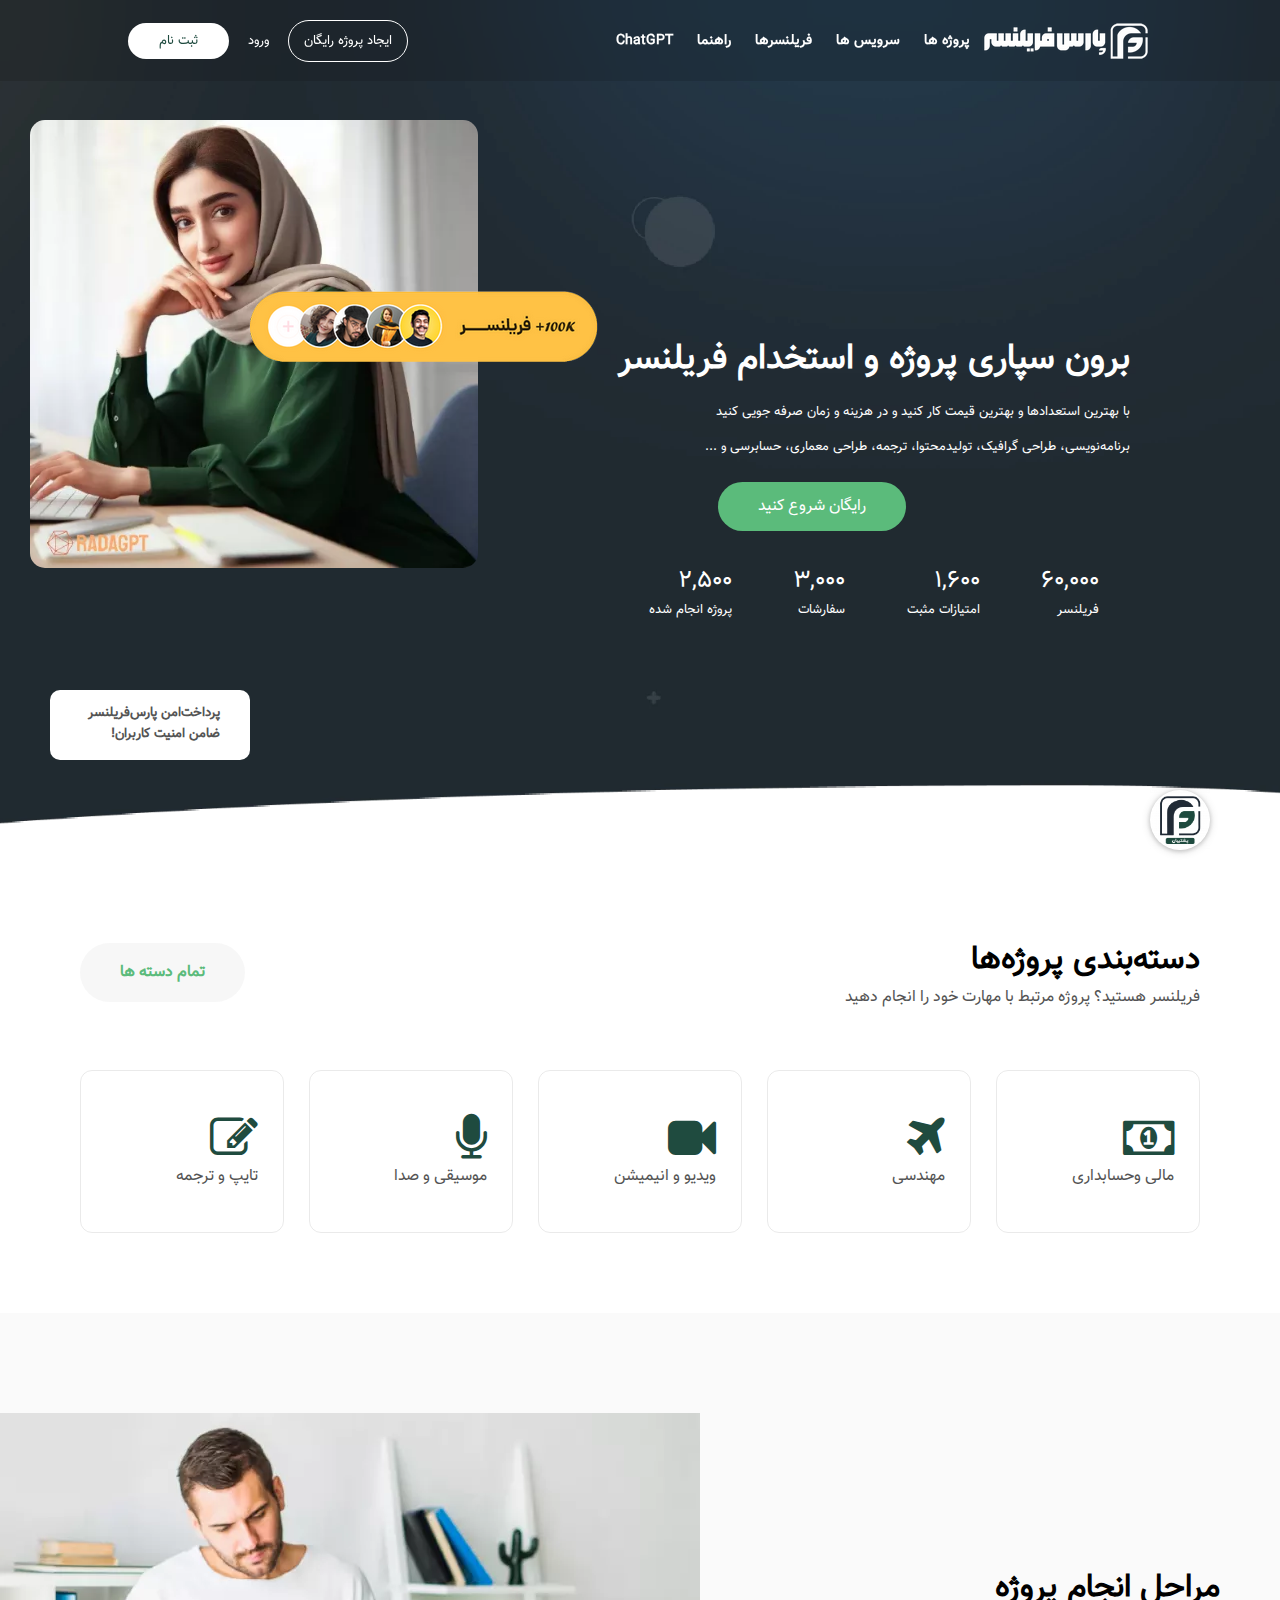
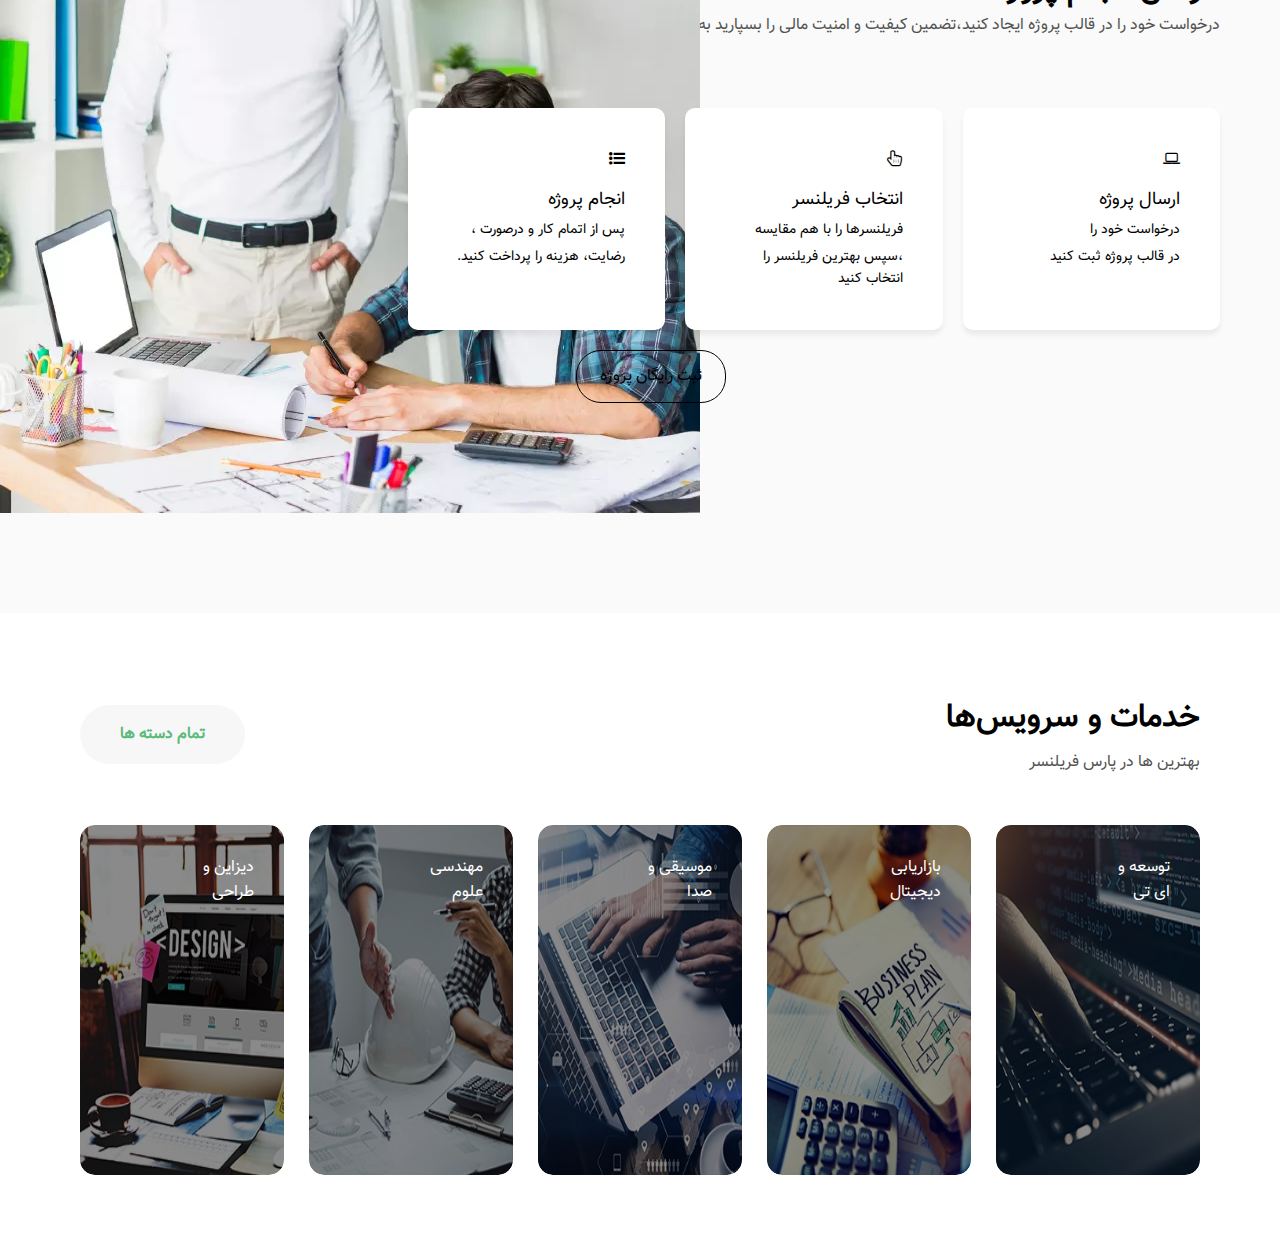
<file: parsfl/index.html>
<!DOCTYPE html>
<html lang="en">
<head>
    <meta charset="UTF-8">
    <meta name="viewport" content="width=device-width, initial-scale=1.0">
    <title>Document</title>
    <link rel="stylesheet" href="https://cdnjs.cloudflare.com/ajax/libs/font-awesome/4.7.0/css/font-awesome.min.css">
    <link rel="stylesheet" href="css/style.css">
    <link rel="stylesheet" href="css/responsiv.css">
</head>
<body>
    <header>
        
        <div>
            <ul>
                <a href="#">
                <img src="imges/logo.webp" alt="logo">
                <img src="imges/logo-1.webp" alt="logo">
                </a>
                <li>
                    <a href="#">
                    <h3>پروژه ها</h3>
                    </a>
                </li>
                <li>
                    <a href="#">
                    <h3>سرویس ها</h3>
                    </a>
                </li>
                <li>
                    <a href="#">
                    <h3>فریلنسرها</h3>
                    </a>
                </li>
                <li>
                    <a href="#">
                    <h3>راهنما</h3>
                    </a>
                </li>
                <li>
                    <a href="#">
                    <h3>ChatGPT</h3>
                    </a>
                </li>
            </ul>
        </div>
        <div>
            <a href="#"><span>ایجاد پروژه رایگان</span></a>
            <a href="#">ورود</a>
            <a href="#">ثبت نام</a>
            <a href="">...</a>
        </div>
    </header>
    <main>
        <div id="ic-fix">
            <img src="imges/61e8e04ef77fdc48392e445e9y28.png" alt="">
        </div>
        <section class="title">
            <div class="parent">
                <div class="right">
                    <div>
                        <h1>برون سپاری پروژه و استخدام فریلنسر</h1>
                        <p>با بهترین استعدادها و بهترین قیمت کار کنید و در هزینه و زمان صرفه جویی کنید</p>
                        <p>برنامه‌نویسی، طراحی گرافیک، تولید‌محتوا، ترجمه، طراحی معماری، حسابرسی و ...</p>
                        <br>
                        <a href="#">رایگان شروع کنید</a>
                        <div>
                        <div>
                            <div>
                                <p style="font-size: x-large;">60,000</p>
                            </div>
                            <p style="font-size: small;">فریلنسر</p>
                        </div>
                        <div>
                            <div>
                                <p style="font-size: x-large;">1,600</p>
                            </div>
                            <p style="font-size: small;">امتیازات مثبت</p>
                        </div>
                        <div>
                            <div>
                                <p style="font-size: x-large;">3,000</p>
                            </div>
                            <p style="font-size: small;">سفارشات</p>
                        </div>
                        <div>
                            <div>
                                <p style="font-size: x-large;">2,500</p>
                            </div>
                            <p style="font-size: small;">پروژه انجام شده</p>
                        </div>
                        </div>
                    </div>
                </div>
                <div class="left">
                    <img src="imges/663-551.webp" alt="woman">
                    <img src="imges/happy-client-2.png" alt="free">
                    <div>
                        <div>
                            <h5>پرداخت‌امن پارس‌فریلنسر</h5>
                            <h5>ضامن امنیت کاربران!</h5>
                        </div>
                    </div>
                </div>
            </div>
        </section>

        <section class="Grouping">
            <div class="top">
                <div>
                    <p>دسته‌بندی پروژه‌ها</p>
                    <h3>فریلنسر هستید؟ پروژه مرتبط با مهارت خود را انجام دهید</h3>
                </div>
                <div>
                    <a href="#">تمام دسته ها</a>
                </div>
            </div>
            <div class="bottom">
                <div>
                    <i class="fa fa-money"></i>
                    <h4>مالی وحسابداری</h4>
                </div>
                <div>
                    <i class="fa fa-plane"></i>
                    <h4>مهندسی</h4>
                </div>
                <div>
                    <i class="fa fa-video-camera"></i>
                    <h4>ویدیو و انیمیشن</h4>
                </div>
                <div>
                    <i class="fa fa-microphone"></i>
                    <h4>موسیقی و صدا</h4>
                </div>
                <div>
                    <i class="fa fa-edit"></i>
                    <h4>تایپ و ترجمه</h4>
                </div>
            </div>
        </section>

        <section class="levels">
            <div>
                <div>
                    <h3>مراحل انجام پروژه</h3>
                    <p>درخواست خود را در قالب پروژه ایجاد کنید،تضمین کیفیت و امنیت مالی را بسپارید به ما</p>
                </div>
                <img src="imges/steps.webp" alt="" width="700px" height="700px">
                <div id="level">
                    <div>
                        <i class="fa fa-laptop"></i>
                        <h6>ارسال پروژه</h6>
                        <div>
                            <p>درخواست خود را</p>
                            <p>در قالب پروژه ثبت کنید</p>
                        </div>
                    </div>
                    <div>
                        <i class="fa fa-hand-pointer-o"></i>
                        <h6>انتخاب فریلنسر</h6>
                        <div>
                            <p>فریلنسرها را با هم مقایسه</p>
                            <p>،سپس بهترین فریلنسر را انتخاب کنید</p>
                        </div>
                    </div>
                    <div>
                        <i class="fa fa-list-ul"></i>
                        <h6>انجام پروژه</h6>
                        <div>
                            <p>پس از اتمام کار و درصورت ،</p>
                            <p>رضایت، هزینه را پرداخت کنید.</p>
                        </div>
                    </div>
                </div>
                <a href="#">ثبت رایگان پروژه</a>
            </div>
        </section>

        <section class="services">
            <div class="top">
                <div>
                    <p>خدمات و سرویس‌ها</p>
                    <h3>بهترین ها در پارس فریلنسر</h3>
                </div>
                <div>
                    <a href="#">تمام دسته ها</a>
                </div>
            </div>
            <div class="bottom">
                <div>
                    <img src="imges/programming.webp" alt="">
                    <div>
                        <h5>
                            <p>توسعه و</p>
                            <p>ای تی</p>
                        </h5>
                    </div>
                </div>
                <div>
                    <img src="imges/work.webp" alt="">
                    <div>
                        <h5>
                            <p>بازاریابی</p>
                            <p>دیجیتال</p>
                        </h5>
                    </div>
                </div>
                <div>
                    <img src="imges/marketing.webp" alt="">
                    <div>
                        <h5>
                            <p>موسیقی و</p>
                            <p>صدا</p>
                        </h5>
                    </div>
                </div>
                <div>
                    <img src="imges/engineer.webp" alt="">
                    <div>
                        <h5>
                            <p>مهندسی</p>
                            <p>علوم</p>
                        </h5>
                    </div>
                </div>
                <div>
                    <img src="imges/design.webp" alt="">
                    <div>
                        <h5>
                            <p>دیزاین و</p>
                            <p>طراحی</p>
                        </h5>
                    </div>
                </div>
            </div>
        </section>
    </main>

    <footer>
        
    </footer> 


</body>
</html>
</file>
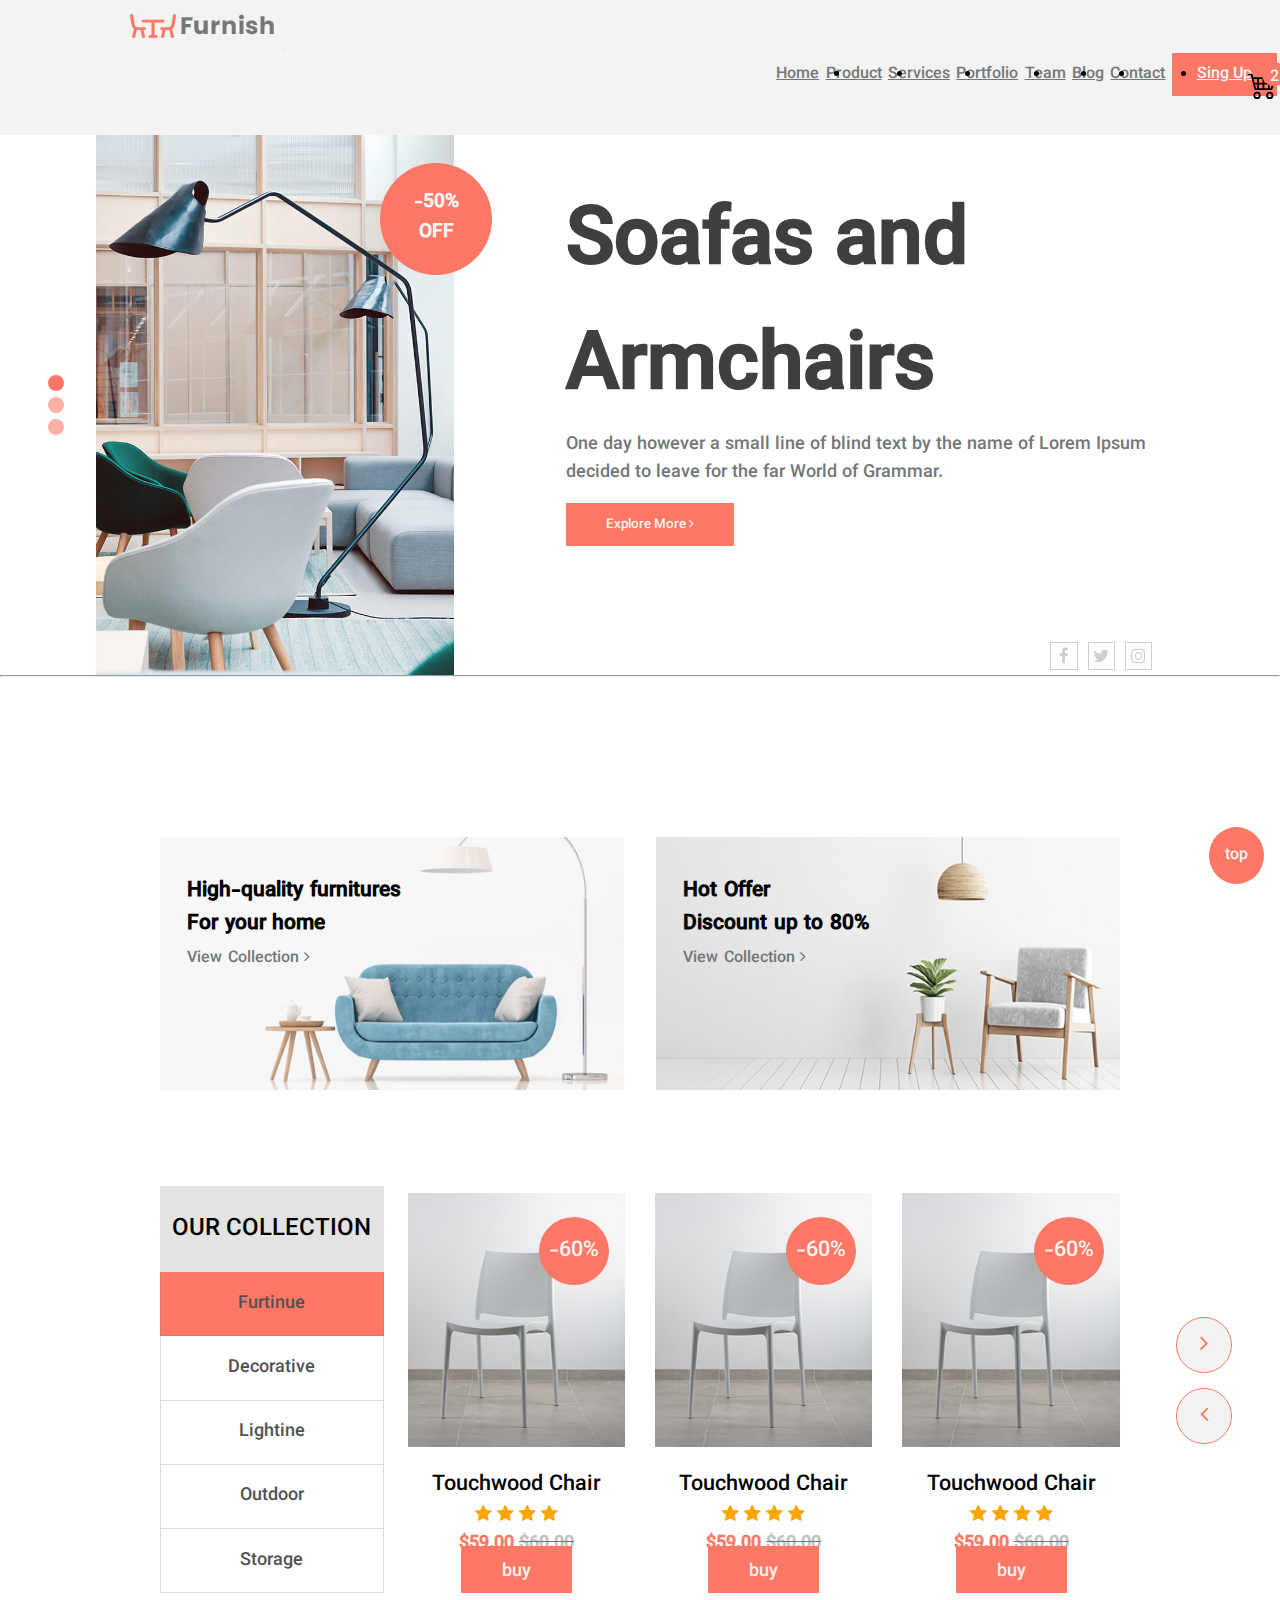
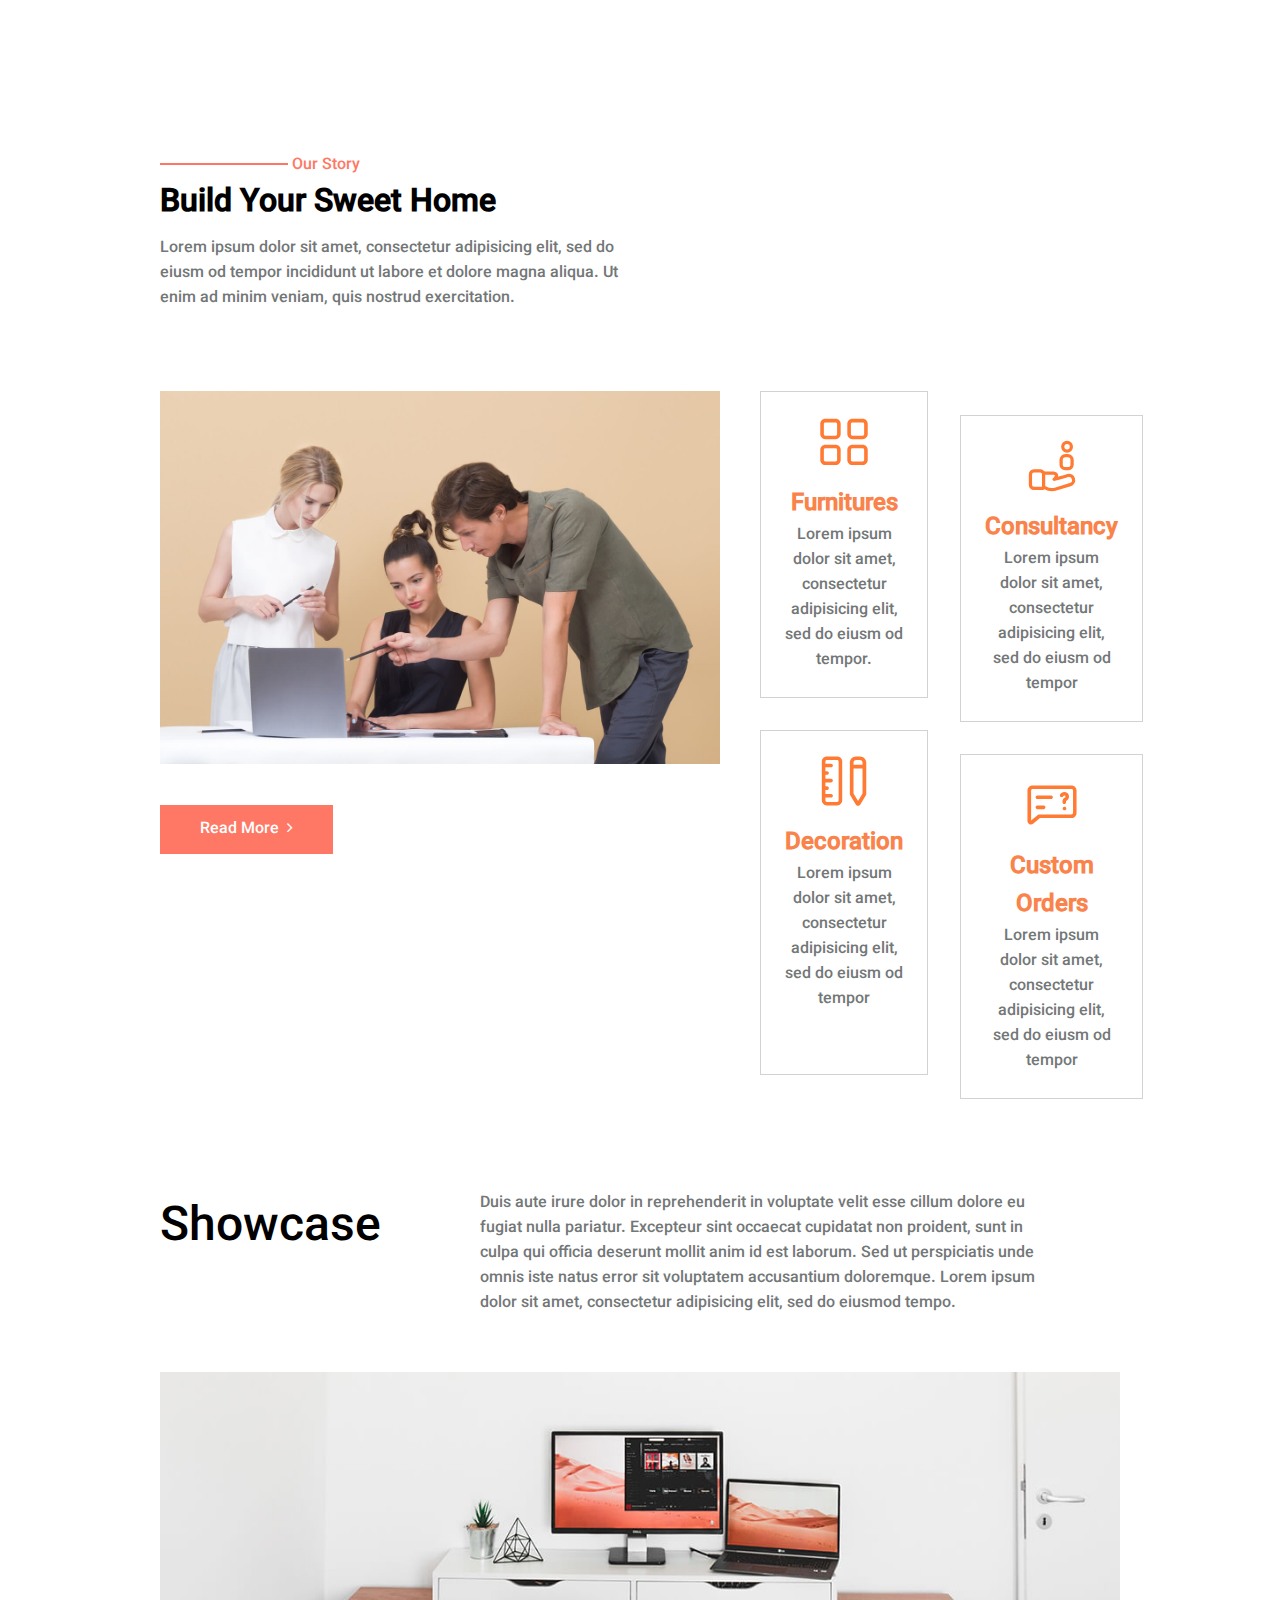
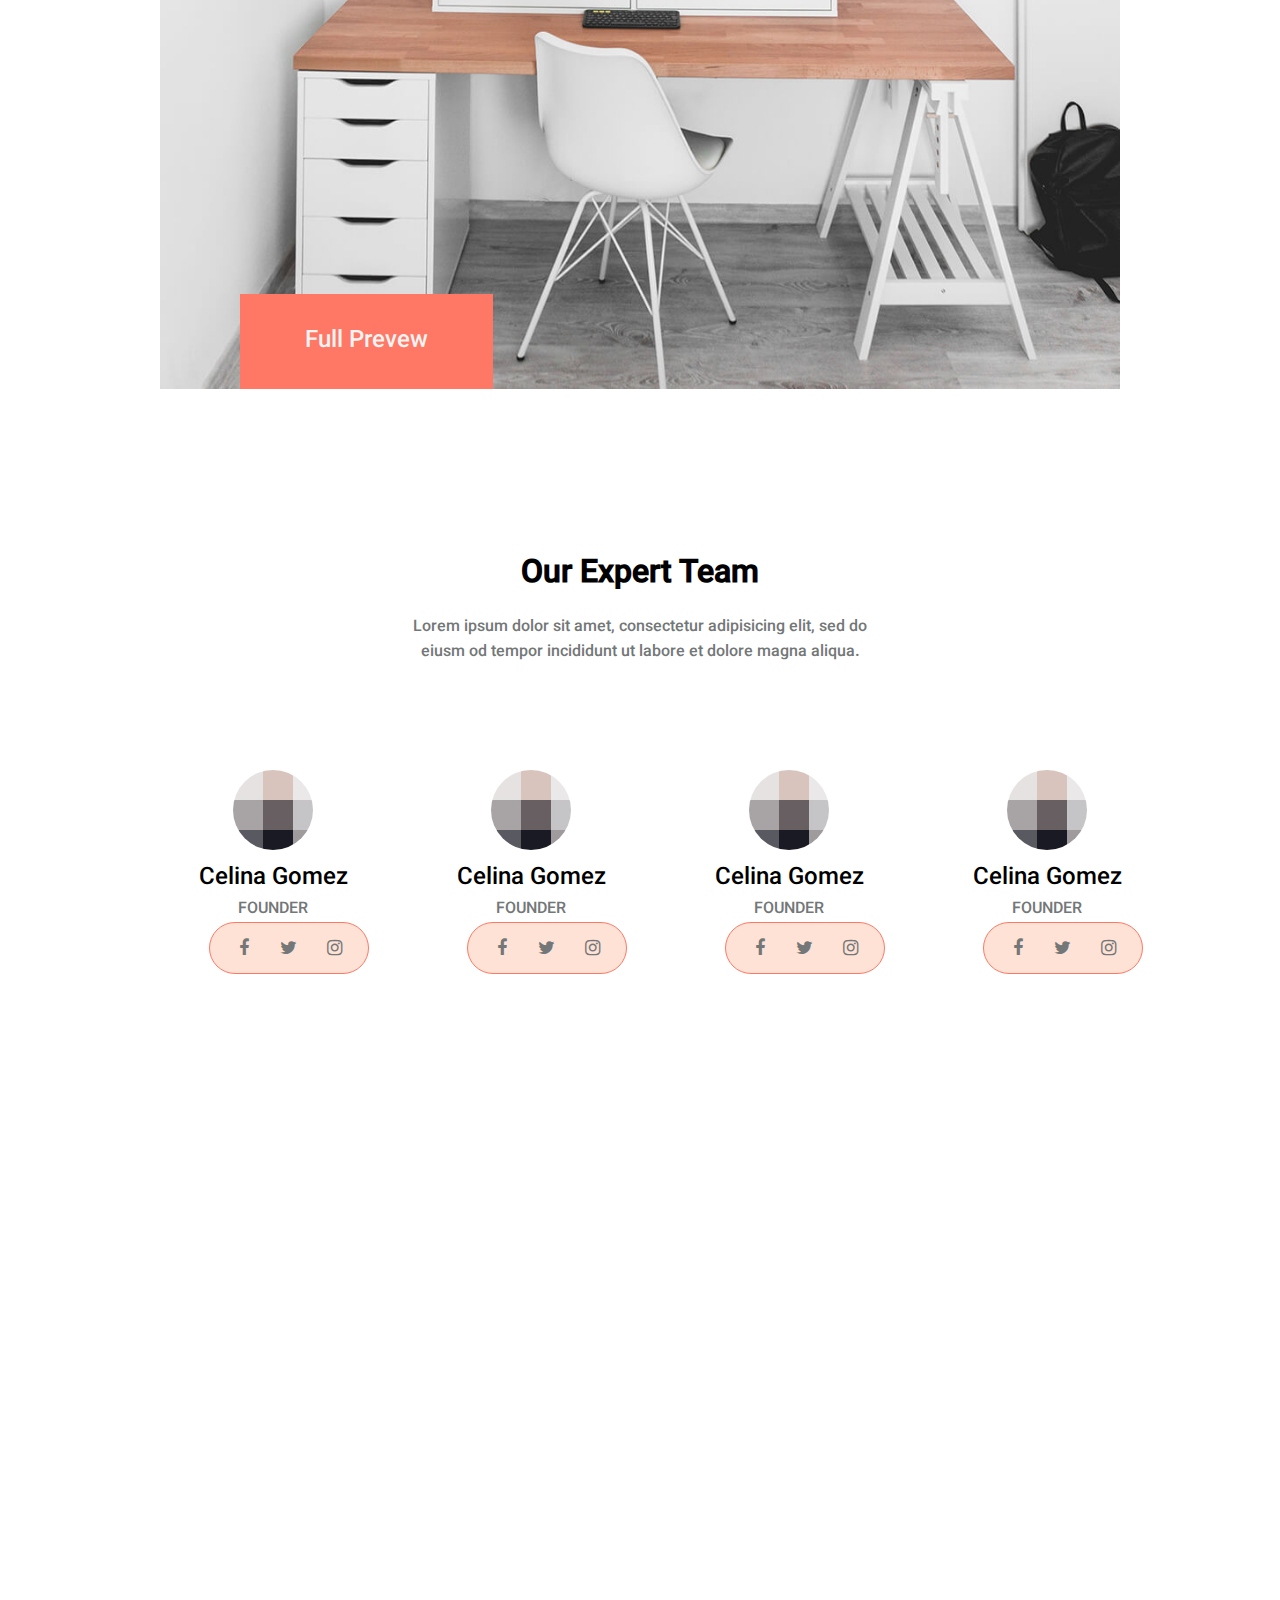
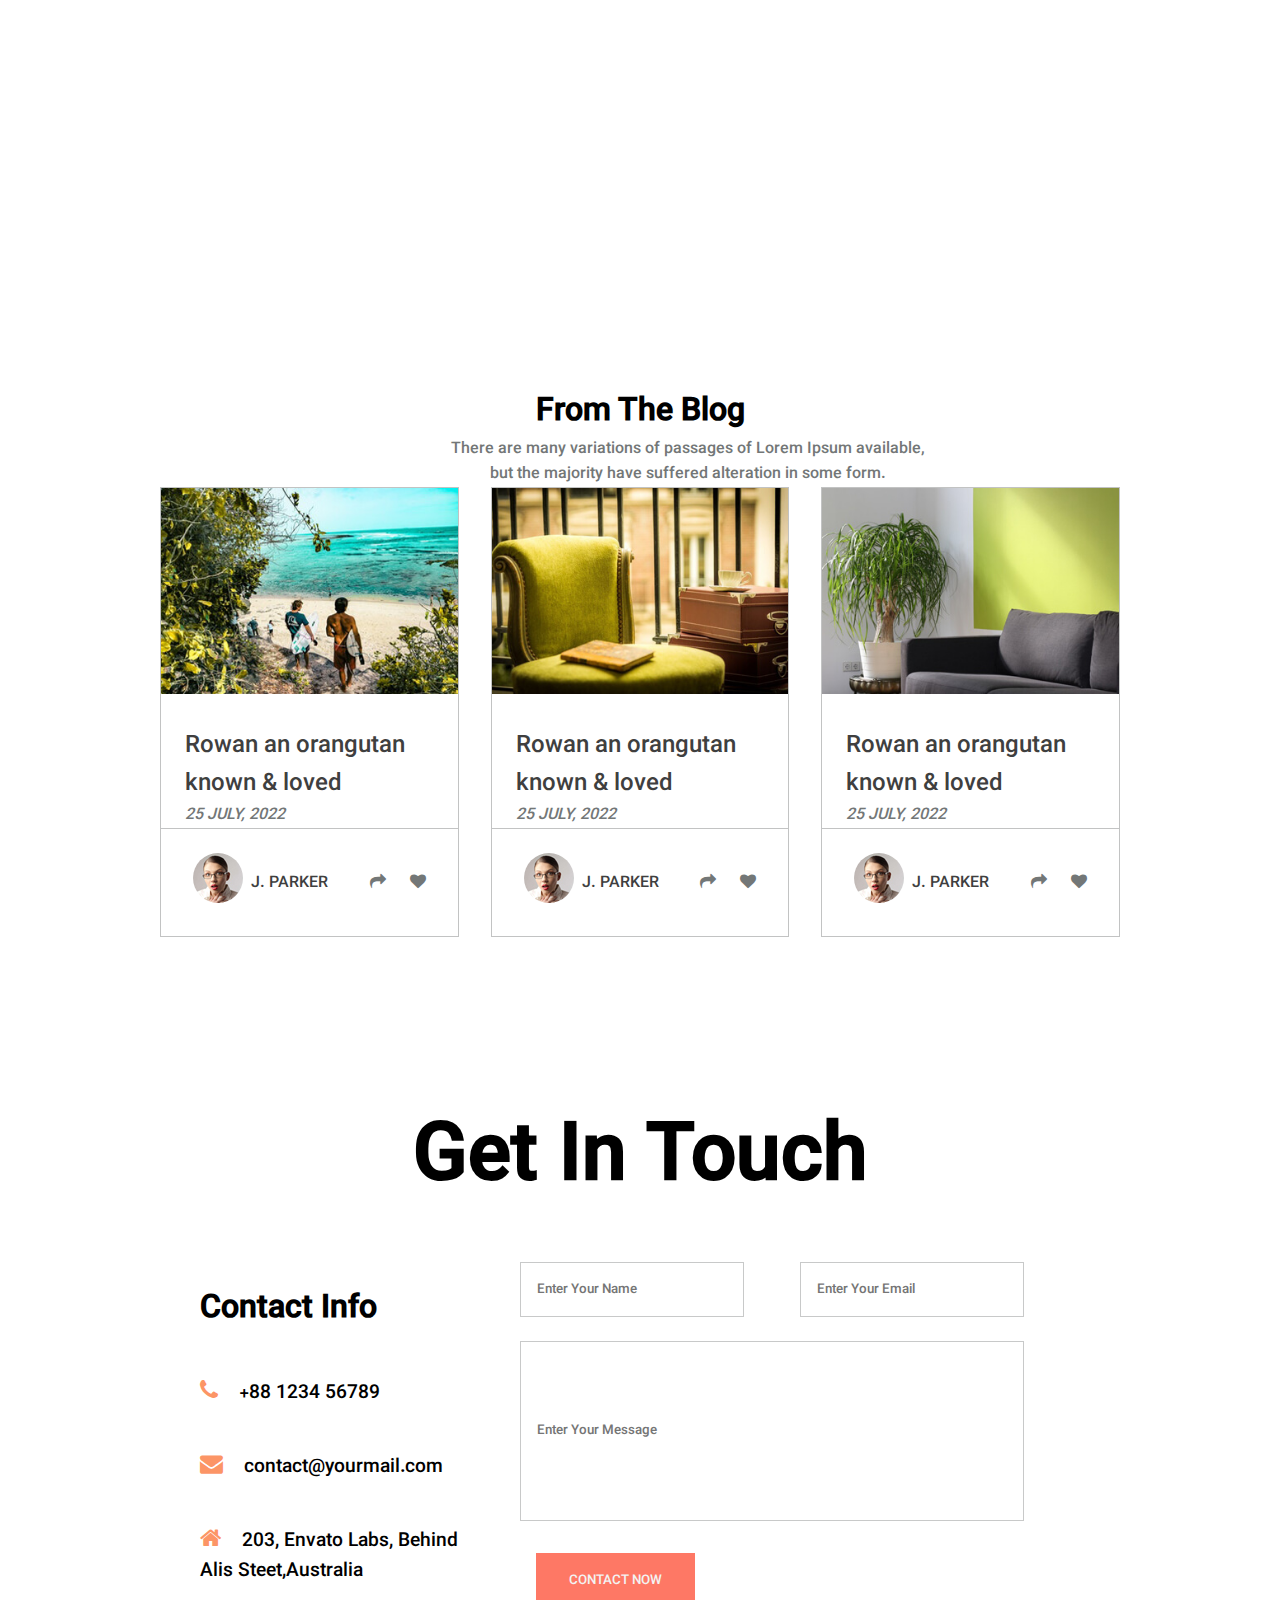
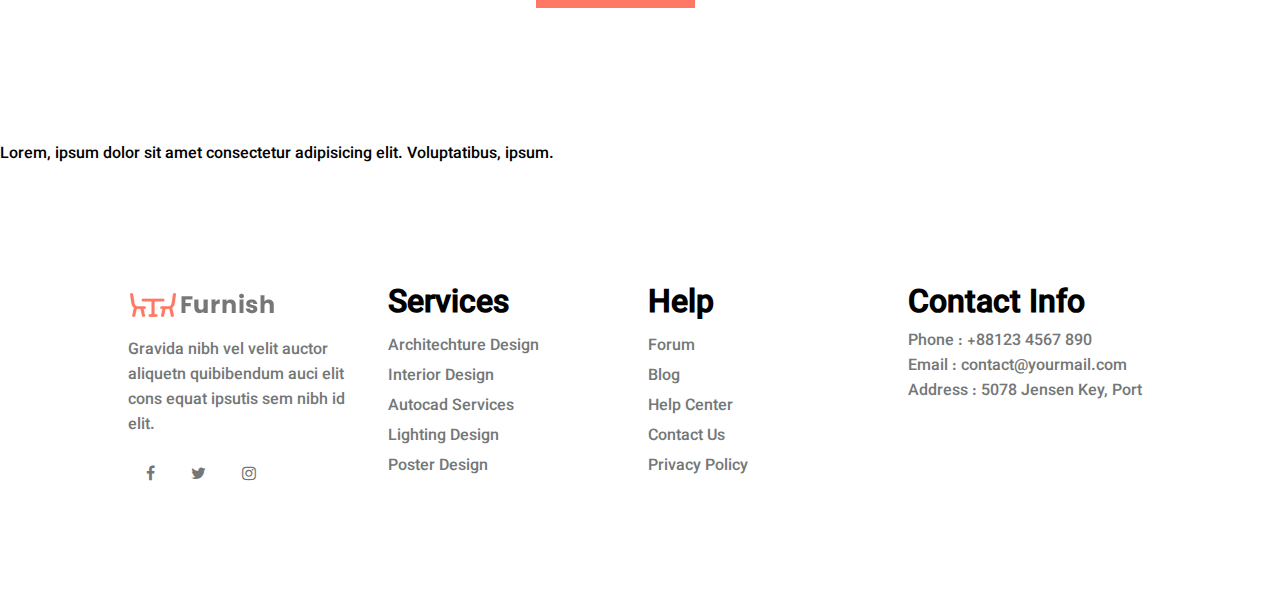
<file: preview/index.html>
<!DOCTYPE html>
<html lang="en">

<head>
    <meta charset="UTF-8">
    <meta name="viewport" content="width=device-width, initial-scale=1.0">
    <title>project</title>
    <link href="https://cdn.jsdelivr.net/npm/bootstrap@5.2.3/dist/css/bootstrap.min.css" rel="stylesheet"
        integrity="sha384-rbsA2VBKQhggwzxH7pPCaAqO46MgnOM80zW1RWuH61DGLwZJEdK2Kadq2F9CUG65" crossorigin="anonymous">
    <link rel="stylesheet" href="https://cdnjs.cloudflare.com/ajax/libs/font-awesome/4.7.0/css/font-awesome.min.css">
    <link rel="stylesheet" href="https://cdn.jsdelivr.net/npm/swiper@11/swiper-bundle.min.css" />
    <link rel="stylesheet" href="css/style.css">
    <link rel="stylesheet" href="css/risponsive.css">
</head>

<body>
    <header>
        <nav class="container navbar navbar-expand-lg bg-light w-100">
            <div class="container-fluid">
                <img src="images/logo.png" alt="logo">
                <button class="navbar-toggler" type="button" data-bs-toggle="collapse" data-bs-target="#navbarNav"
                    aria-controls="navbarNav" aria-expanded="false" aria-label="Toggle navigation">
                    <span class="navbar-toggler-icon "></span>
                </button>
                <div class="collapse navbar-collapse right bg-light" id="navbarNav">
                    <ul class="navbar-nav lg-6 md-12">
                        <li id="shop">
                            <span id="number-shop">2</span>
                            <img src="images/cart4.svg" alt="">
                        </li>
                        <li class="nav-item"><a class="nav-link" href="page/login.html" id="signup">Sing Up</a></li>
                        <li class="nav-item"><a class="nav-link" id="Contact" href="#contact">Contact</a></li>
                        <li class="nav-item"><a class="nav-link" id="Blog" href="#blog">Blog</a></li>
                        <li class="nav-item"><a class="nav-link" id="Team" href="#team">Team</a></li>
                        <li class="nav-item"><a class="nav-link" id="Portfolio" href="#portfolio">Portfolio</a></li>
                        <li class="nav-item"><a class="nav-link" id="Services" href="#services">Services</a></li>
                        <li class="nav-item"><a class="nav-link" id="Product" href="#product">Product</a></li>
                        <li class="nav-item"><a class="nav-link" id="Home" href="#home">Home</a></li>
                    </ul>
                </div>

            </div>
        </nav>
    </header>

    <main>
        <section class="Home" id="home">
            <div>
                <div class="d-mb-none d-lg-block col-lg-4 swiper homeslider">
                    <div class="swiper-wrapper">
                        <div class="swiper-slide">
                            <div class="item">
                                <img class="d-none d-md-block" src="images/1.jpg" alt="">
                                <div class="ball-orang d-none d-md-block">-50% OFF</div>
                                <div>
                                    <h1 class="fs-mb">Soafas and Armchairs</h1>
                                    <p>
                                        One day however a small line of blind text by the name of Lorem Ipsum
                                        <br>
                                        decided to leave for the far World of Grammar.
                                    </p>
                                    <button>Explore More <i class="fa fa-angle-right"></i></button>
                                </div>
                            </div>
                        </div>
                        <div class="swiper-slide">
                            <div class="item">
                                <img class="d-none d-md-block" src="images/2.jpg" alt="">
                                <div class="ball-orang d-none d-md-block">-20% OFF</div>
                                <div>
                                    <h1 class="fs-1-mb">Winter Sale! is Here</h1>
                                    <p>
                                        One day however a small line of blind text by the name of Lorem Ipsum
                                        <br>
                                        decided to leave for the far World of Grammar.
                                    </p>
                                    <button>Explore More ></button>
                                </div>
                            </div>
                        </div>
                        <div class="swiper-slide">
                            <div class="item">
                                <img class="d-none d-md-block" src="images/3.jpg" alt="">
                                <div class="ball-orang d-none d-md-block">FREE QUOTE</div>
                                <div>
                                    <h1 class="">Get a Free Quote</h1>
                                    <p>
                                        One day however a small line of blind text by the name of Lorem Ipsum
                                        <br>
                                        decided to leave for the far World of Grammar.
                                    </p>
                                    <button>Contact Us ></button>
                                </div>
                            </div>
                        </div>
                    </div>
                    <div class="swiper-pagination d-none d-md-block" style="left: 3rem;"></div>
                </div>
                <hr>
                <div class="font-as">
                    <a href="#"><i class="fa fa-facebook"></i></a>
                    <a href="#"><i class="fa fa-twitter"></i></a>
                    <a href="#"><i class="fa fa-instagram"></i></a>
                </div>
            </div>
        </section>

        <section class="mide">
            <div class="Product" id="product">
                <div>
                    <img src="images/product-1.jpg" alt="">
                    <div>
                        <p>High-quality furnitures</p>
                        <p>For your home</p>
                        <a href="#">View Collection <i class="fa fa-angle-right"></i></a>
                    </div>
                </div>
                <div>
                    <img src="images/product-2.jpg" alt="">
                    <div>
                        <p>Hot Offer</p>
                        <p>Discount up to 80%</p>
                        <a href="#">View Collection <i class="fa fa-angle-right"></i></a>
                    </div>
                </div>
            </div>

            <div class="Product-item d-block d-md-flex">
                <div class="filter w-auto">
                    <div>OUR COLLECTION</div>
                    <div class="btn-filter filter-click">
                        <p>Furtinue</p>
                    </div>
                    <div class="btn-filter">
                        <p>Decorative</p>
                    </div>
                    <div class="btn-filter">
                        <p>Lightine</p>
                    </div>
                    <div class="btn-filter">
                        <p>Outdoor</p>
                    </div>
                    <div class="btn-filter">
                        <p>Storage</p>
                    </div>
                </div>

                <div class="swiper itemslider" style="width: 70vw;">
                    <div class="swiper-wrapper">
                        <div class="swiper-slide">
                            <div class="item">
                                <a href="#"><img src="images/p-1.jpg" alt=""></a>
                                <div class="circel">-60%</div>
                                <a href="#">
                                    <p>Touchwood Chair</p>
                                </a>
                                <div>
                                    <i class="fa fa-star"></i>
                                    <i class="fa fa-star"></i>
                                    <i class="fa fa-star"></i>
                                    <i class="fa fa-star"></i>
                                </div>
                                <p><span>$59.00</span> <span>$60.00</span></p>
                                    <a href="#!" class="btn-shop" id="target" onclick="setCartItem(1)"> buy </a>
                            </div>
                        </div>
                        <div class="swiper-slide">
                            <div class="item">
                                <a href="#"><img src="images/p-1.jpg" alt=""></a>
                                <div class="circel">-60%</div>
                                <a href="#">
                                    <p>Touchwood Chair</p>
                                </a>
                                <div>
                                    <i class="fa fa-star"></i>
                                    <i class="fa fa-star"></i>
                                    <i class="fa fa-star"></i>
                                    <i class="fa fa-star"></i>
                                </div>
                                <p><span>$59.00</span> <span>$60.00</span></p>
                                    <a href="#!" class="btn-shop" id="target" onclick="setCartItem(2)"> buy </a>
                            </div>
                        </div>
                        <div class="swiper-slide">
                            <div class="item">
                                <a href="#"><img src="images/p-1.jpg" alt=""></a>
                                <div class="circel">-60%</div>
                                <a href="#">
                                    <p>Touchwood Chair</p>
                                </a>
                                <div>
                                    <i class="fa fa-star"></i>
                                    <i class="fa fa-star"></i>
                                    <i class="fa fa-star"></i>
                                    <i class="fa fa-star"></i>
                                </div>
                                <p><span>$59.00</span> <span>$60.00</span></p>
                                    <a href="#!" class="btn-shop" id="target" onclick="setCartItem(3)"> buy </a>
                            </div>
                        </div>
                        <div class="swiper-slide">
                            <div class="item">
                                <a href="#"><img src="images/p-1.jpg" alt=""></a>
                                <div class="circel">-60%</div>
                                <a href="#">
                                    <p>Touchwood Chair</p>
                                </a>
                                <div>
                                    <i class="fa fa-star"></i>
                                    <i class="fa fa-star"></i>
                                    <i class="fa fa-star"></i>
                                    <i class="fa fa-star"></i>
                                </div>
                                <p><span>$59.00</span> <span>$60.00</span></p>
                                    <a href="#!" class="btn-shop" id="target" onclick="setCartItem(4)"> buy </a>
                            </div>
                        </div>
                    </div>
                    <div class="swiper-pagination"></div>
                </div>

                <div>
                    <button class="btn-itm-next d-none d-lg-block"><i class="fa fa-angle-right"></i></button>
                    <button class="btn-itm-prev d-none d-lg-block"><i class="fa fa-angle-left"></i></button>
                </div>
            </div>
            <div class="Services" id="services">
                <div class="title">
                    <hr>
                    <p>Our Story</p>
                    <h1>Build Your Sweet Home</h1>
                    <p>Lorem ipsum dolor sit amet, consectetur adipisicing elit, sed do eiusm od tempor incididunt ut
                        labore et dolore magna aliqua. Ut enim ad minim veniam, quis nostrud exercitation.</p>
                </div>
                <div class="center d-block d-md-block d-lg-grid">
                    <div class="left">
                        <img src="images/services.jpg" alt="">
                        <a href="#">Read More<i class="fa fa-angle-right"></i></a>
                    </div>
                    <div class="right d-block d-md-grid d-lg-grid">
                        <div class="up">
                            <img src="images/grid-alt.svg" alt="">
                            <h1>Furnitures</h1>
                            <p>Lorem ipsum dolor sit amet, consectetur adipisicing elit, sed do eiusm od tempor.</p>
                        </div>
                        <div class="down">
                            <img src="images/customer.svg" alt="">
                            <h1>Consultancy</h1>
                            <p>Lorem ipsum dolor sit amet, consectetur adipisicing elit, sed do eiusm od tempor</p>
                        </div>
                        <div class="up">
                            <img src="images/ruler-pencil.svg" alt="">
                            <h1>Decoration</h1>
                            <p>Lorem ipsum dolor sit amet, consectetur adipisicing elit, sed do eiusm od tempor</p>
                        </div>
                        <div class="down">
                            <img src="images/support.svg" alt="">
                            <h1>Custom Orders</h1>
                            <p>Lorem ipsum dolor sit amet, consectetur adipisicing elit, sed do eiusm od tempor</p>
                        </div>
                    </div>
                </div>
            </div>

            <div class="Portfolio" id="portfolio">
                <div class="up d-block d-lg-grid">
                    <h1>Showcase</h1>
                    <p>Duis aute irure dolor in reprehenderit in voluptate velit esse cillum dolore eu fugiat nulla
                        pariatur. Excepteur sint occaecat cupidatat non proident, sunt in culpa qui officia deserunt
                        mollit anim id est laborum. Sed ut perspiciatis unde omnis iste natus error sit voluptatem
                        accusantium doloremque. Lorem ipsum dolor sit amet, consectetur adipisicing elit, sed do eiusmod
                        tempo.</p>
                </div>

                <div class="swiper Portfolioslider">
                    <div class="swiper-wrapper">
                        <div class="swiper-slide">
                            <div class="down">
                                <img src="images/t-1.jpg" alt="">
                                <a href="#">Full Prevew</a>
                            </div>
                        </div>
                        <div class="swiper-slide">
                            <div class="down">
                                <img src="images/t-2.jpg" alt="">
                                <a href="#">Full Prevew</a>
                            </div>
                        </div>
                    </div>
                </div>
            </div>

            <div class="Team" id="team">
                <h1>Our Expert Team</h1>
                <p>Lorem ipsum dolor sit amet, consectetur adipisicing elit, sed do eiusm od tempor incididunt ut labore
                    et dolore magna aliqua.</p>
                <div class="users">
                    <div>
                        <img src="images/us1 (1).jpg" alt="">
                        <p>Celina Gomez</p>
                        <p>FOUNDER</p>
                        <div>
                            <i class="fa fa-facebook"></i>
                            <i class="fa fa-twitter"></i>
                            <i class="fa fa-instagram"></i>
                        </div>
                    </div>
                    <div>
                        <img src="images/us1 (1).jpg" alt="">
                        <p>Celina Gomez</p>
                        <p>FOUNDER</p>
                        <div>
                            <i class="fa fa-facebook"></i>
                            <i class="fa fa-twitter"></i>
                            <i class="fa fa-instagram"></i>
                        </div>
                    </div>
                    <div>
                        <img src="images/us1 (1).jpg" alt="">
                        <p>Celina Gomez</p>
                        <p>FOUNDER</p>
                        <div>
                            <i class="fa fa-facebook"></i>
                            <i class="fa fa-twitter"></i>
                            <i class="fa fa-instagram"></i>
                        </div>
                    </div>
                    <div>
                        <img src="images/us1 (1).jpg" alt="">
                        <p>Celina Gomez</p>
                        <p>FOUNDER</p>
                        <div>
                            <i class="fa fa-facebook"></i>
                            <i class="fa fa-twitter"></i>
                            <i class="fa fa-instagram"></i>
                        </div>
                    </div>
                </div>
            </div>

            <div class="back" id="back">
                <a href="#">
                    <i class="fa fa-play"></i>
                </a>
            </div>

            <div class="blog" id="blog">
                <h1>From The Blog</h1>
                <p>There are many variations of passages of Lorem Ipsum available, but the majority have suffered
                    alteration in some form.</p>
                <div>
                    <div class="m-3">
                        <img src="images/b-1.jpg" alt="">
                        <a href="#">Rowan an orangutan known & loved </a>
                        <i>25 JULY, 2022</i>
                        <div>
                            <a href="#"> <img src="images/admin.jpg" alt=""></a>
                            <a href="#">J. PARKER</a>
                            <a href="#"><i class="fa fa-share"></i></a>
                            <a href="#"><i class="fa fa-heart"></i></a>
                        </div>
                    </div>
                    <div class="m-3">
                        <img src="images/b-2.jpg" alt="">
                        <a href="#">Rowan an orangutan known & loved </a>
                        <i>25 JULY, 2022</i>
                        <div>
                            <a href="#"> <img src="images/admin.jpg" alt=""></a>
                            <a href="#">J. PARKER</a>
                            <a href="#"><i class="fa fa-share"></i></a>
                            <a href="#"><i class="fa fa-heart"></i></a>
                        </div>
                    </div>
                    <div class="m-3">
                        <img src="images/b-3.jpg" alt="">
                        <a href="#">Rowan an orangutan known & loved </a>
                        <i>25 JULY, 2022</i>
                        <div>
                            <a href="#"> <img src="images/admin.jpg" alt=""></a>
                            <a href="#">J. PARKER</a>
                            <a href="#"><i class="fa fa-share"></i></a>
                            <a href="#"><i class="fa fa-heart"></i></a>
                        </div>
                    </div>
                </div>
            </div>

            <div class="contact" id="contact">
                <h1>Get In Touch</h1>
                <div class="d-block d-lg-grid">
                    <div>
                        <p>Contact Info</p>
                        <p><i class="fa fa-phone"></i> +88 1234 56789</p>
                        <p><i class="fa fa-envelope"></i> contact@yourmail.com</p>
                        <p><i class="fa fa-home"></i> 203, Envato Labs, Behind Alis Steet,Australia</p>
                    </div>
                    <div>
                        <div class="d-block d-lg-grid">
                            <input class="inp d-block d-lg-inline-block" type="text" placeholder="Enter Your Name">
                            <input class="inp d-block d-lg-inline-block" type="text" placeholder="Enter Your Email">
                        </div>
                        <input type="text d-block d-lg-inline-block" placeholder="Enter Your Message">
                        <button>CONTACT NOW</button>
                    </div>
                </div>
            </div>
        </section>

    </main>
    Lorem, ipsum dolor sit amet consectetur adipisicing elit. Voluptatibus, ipsum.
    <footer>
        <div class="m-4">
            <img src="images/logo.png" alt="">
            <p>Gravida nibh vel velit auctor aliquetn quibibendum auci elit cons equat ipsutis sem nibh id elit.</p>
            <div>
                <i class="fa fa-facebook"></i>
                <i class="fa fa-twitter"></i>
                <i class="fa fa-instagram"></i>
            </div>
        </div>

        <div class="m-4">
            <h1>Services</h1>
            <a href="#">Architechture Design</a>
            <a href="#">Interior Design</a>
            <a href="#">Autocad Services</a>
            <a href="#">Lighting Design</a>
            <a href="#">Poster Design</a>
        </div>
        <div class="m-4">
            <h1>Help</h1>
            <a href="#">Forum</a>
            <a href="#">Blog</a>
            <a href="#">Help Center</a>
            <a href="#">Contact Us</a>
            <a href="#">Privacy Policy</a>
        </div>
        <div class="m-4">
            <h1>Contact Info</h1>
            <p> <span>Phone :</span> +88123 4567 890</p>
            <p> <span>Email :</span> contact@yourmail.com</p>
            <p> <span>Address :</span> 5078 Jensen Key, Port</p>
        </div>
    </footer>

    <a href="#home" class="to-top"> top </a>

    <script src="https://ajax.googleapis.com/ajax/libs/jquery/3.7.1/jquery.min.js"></script>
    <script src="https://cdn.jsdelivr.net/npm/swiper@11/swiper-bundle.min.js"></script>
    <script src="https://cdn.jsdelivr.net/npm/bootstrap@5.2.3/dist/js/bootstrap.bundle.min.js"
        integrity="sha384-kenU1KFdBIe4zVF0s0G1M5b4hcpxyD9F7jL+jjXkk+Q2h455rYXK/7HAuoJl+0I4"
        crossorigin="anonymous"></script>
    <script src="javascript/script.js">
    </script>
</body>

</html>
</file>
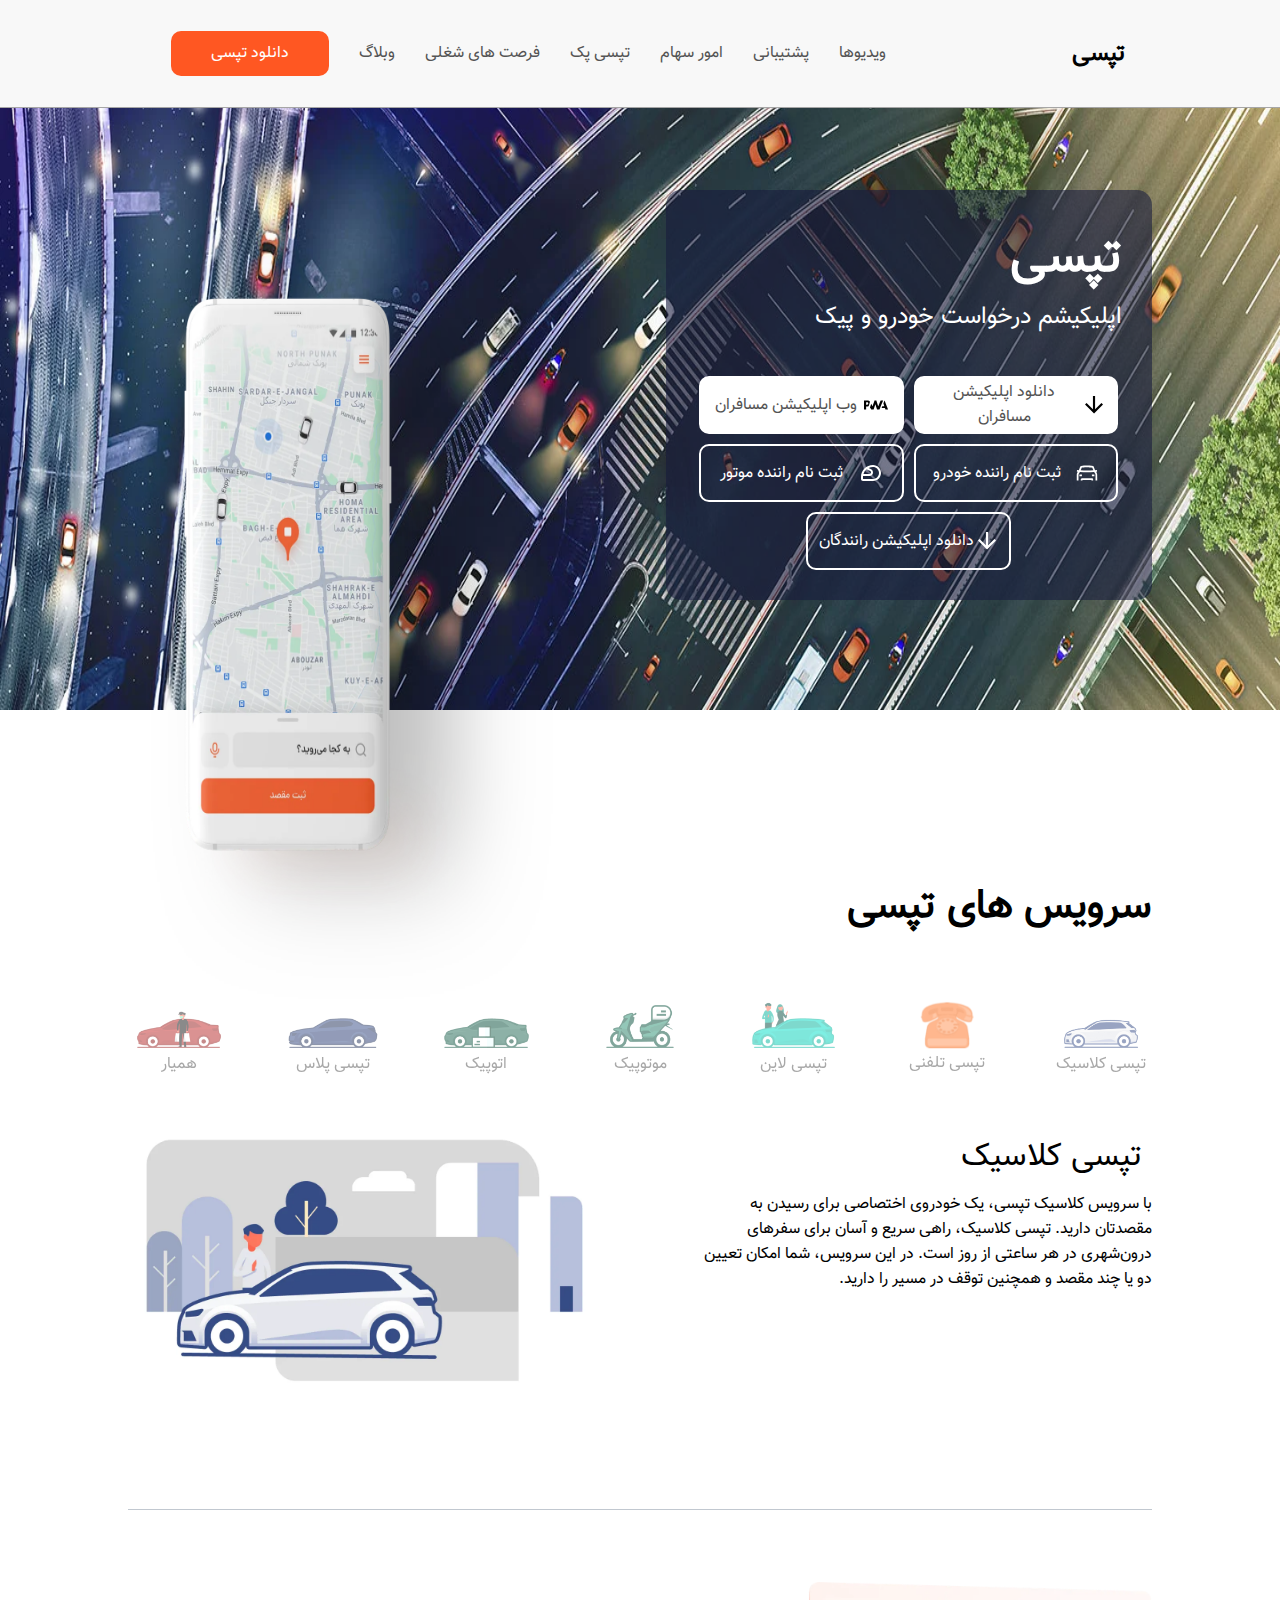
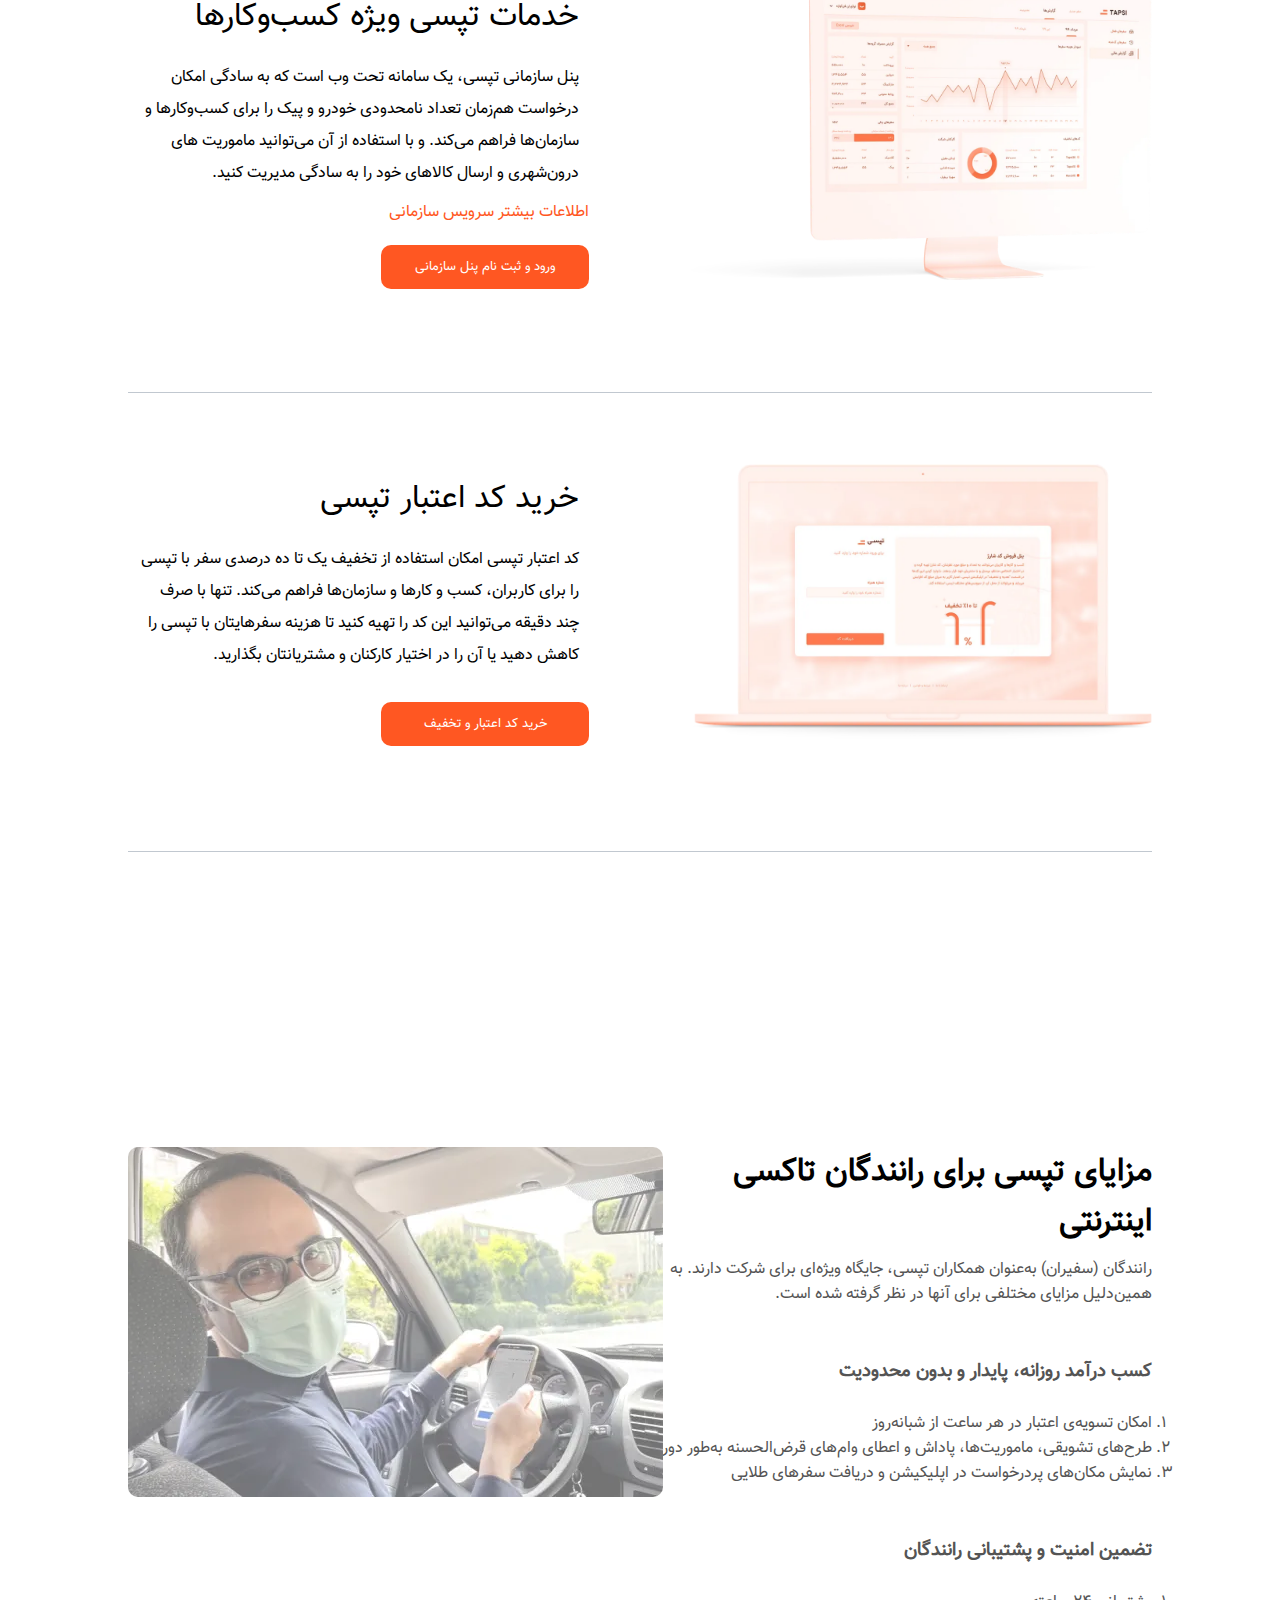
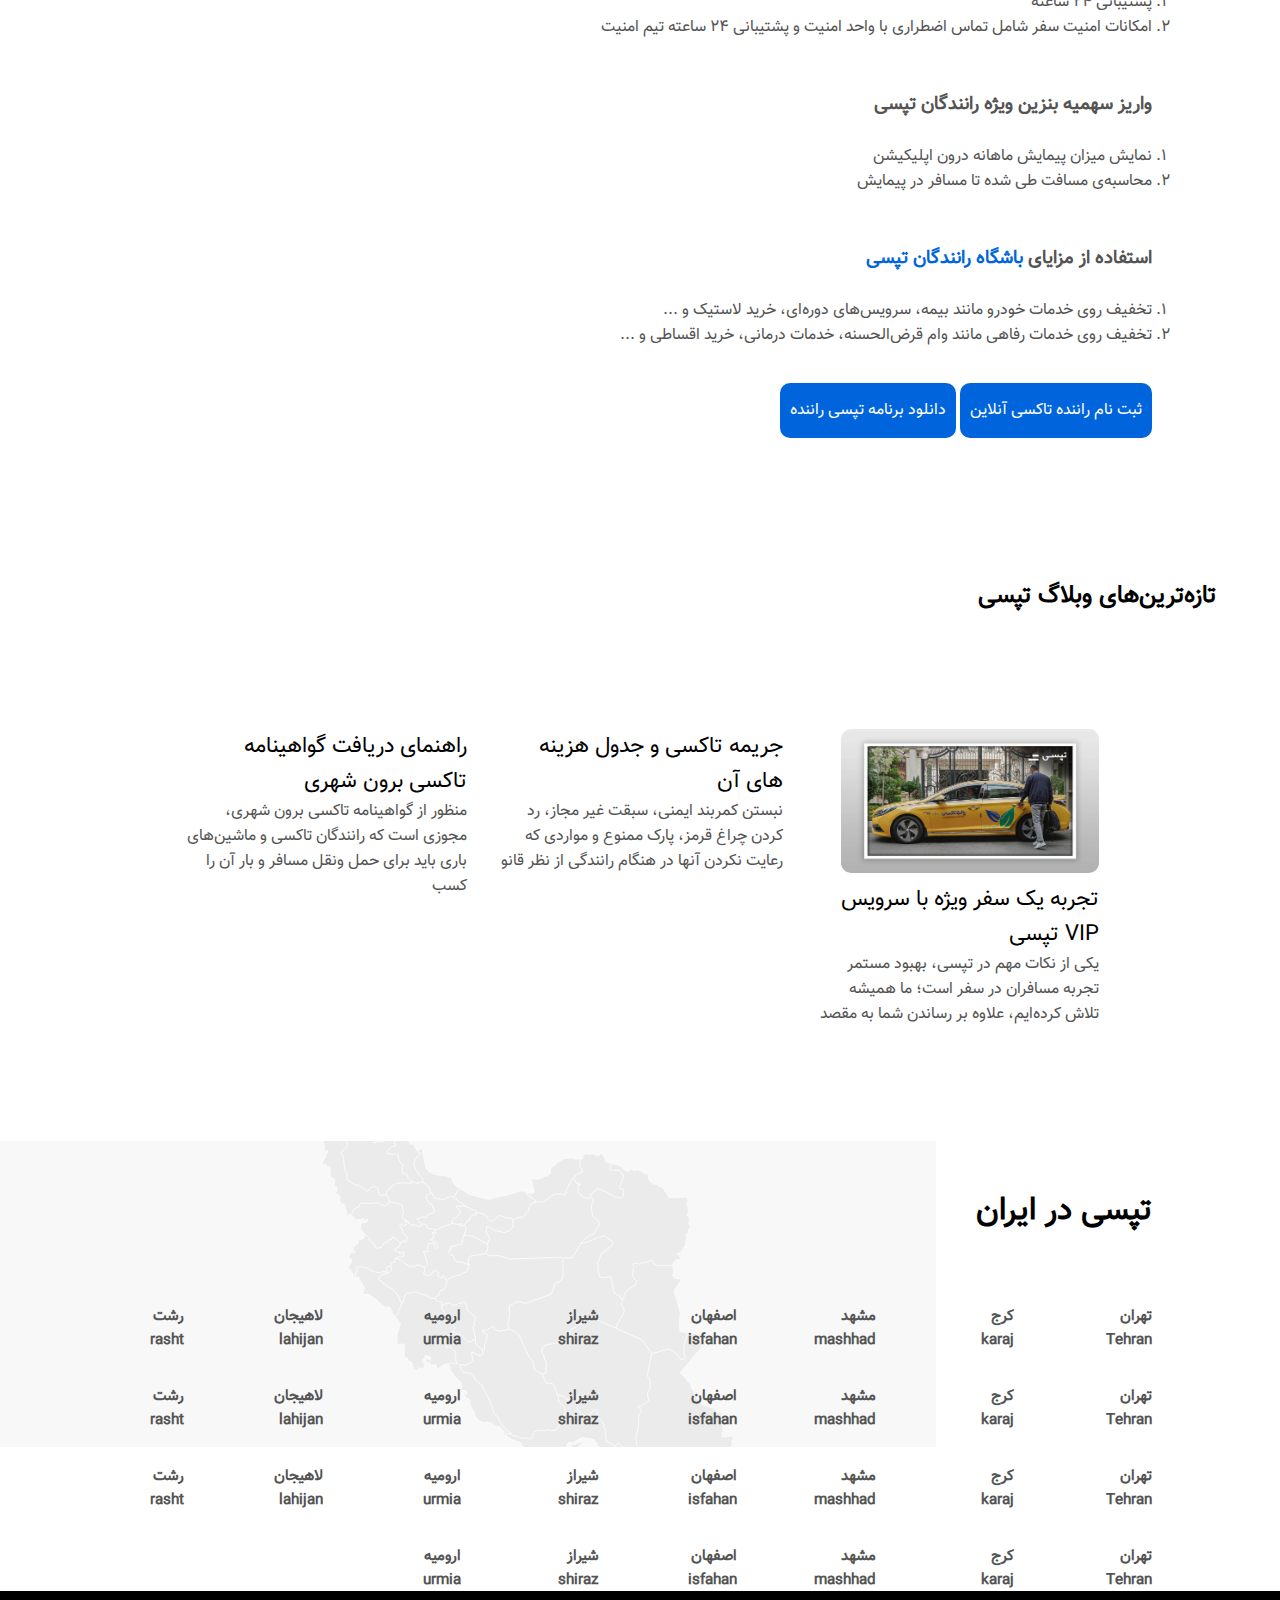
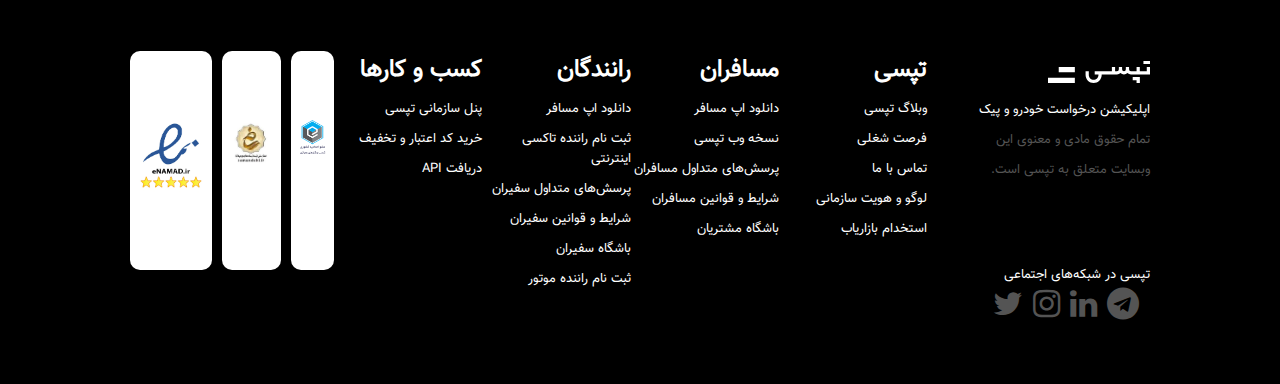
<file: tapsi/index.html>
<!DOCTYPE html>
<html lang="en">
<head>
    <meta charset="UTF-8">
    <meta name="viewport" content="width=device-width, initial-scale=1.0">
    <title>تپسی</title>
    <link rel="stylesheet" href="https://cdnjs.cloudflare.com/ajax/libs/font-awesome/4.7.0/css/font-awesome.min.css">
    <link rel="stylesheet" href="css/style.css">
    <link rel="stylesheet" href="css/responsiv.css">
</head>
<body>
    <div class="container">
        <div class="menu-container" id="menu-container">
            <ul>
                <li><a href="">ویدیوها</a></li>
                <li><a href="">پشتیبانی</a></li>
                <li><a href="">امور سهام</a></li>
                <li><a href="">تپسی پک</a></li>
                <li><a href="">فرصت های شغلی</a></li>
                <li><a href="">وبلاگ</a></li>
                <li><a href="">دانلود تپسی</a></li>
            </ul>
        </div>
        <header>
            <a href="#">تپسی</a>
            <nav>
                <ul>
                    <li><a href="">ویدیوها</a></li>
                    <li><a href="">پشتیبانی</a></li>
                    <li><a href="">امور سهام</a></li>
                    <li><a href="">تپسی پک</a></li>
                    <li><a href="">فرصت های شغلی</a></li>
                    <li><a href="">وبلاگ</a></li>
                    <li><a href="">دانلود تپسی</a></li>
                </ul>
            </nav>
                <img id="hamber" src="imges/hamberger.png" alt="">
        </header>
        <main>
            <section class="about-dl">
                <img src="imges/banner.webp" alt="">
                <div class="download">
                    <h1>تپسی</h1>
                    <h2>اپلیکیشم درخواست خودرو و پیک</h2>
                    <div class="btn">
                        <div class="wite">
                            <img src="imges/ic-passenger-download.svg" alt="">
                            <a href="#">دانلود اپلیکیشن مسافران</a>
                        </div>
                        <div class="wite">
                            <img src="imges/ic-pwa.svg" alt="">
                            <a href="#">وب اپلیکیشن مسافران</a>
                        </div>
                        <div>
                            <img src="imges/ic-driver-join.svg" alt="">
                            <a href="#">ثبت نام راننده خودرو</a>
                        </div>
                        <div>
                            <img src="imges/ic-biker-join.svg" alt="">
                            <a href="#">ثبت نام راننده موتور</a>
                        </div>
                        <div>
                            <img src="imges/ic-driver.svg" alt="">
                            <a href="#">دانلود اپلیکیشن رانندگان</a>
                        </div> 
                    </div>
                </div>
                <div class="picture">
                    <img src="imges/mockup-phone.webp" alt="">
                </div>
            </section>
            <section class="services">
                <h3>سرویس های تپسی</h3>
                <div class="links">
                    <a>
                        <img src="imges/cc-classic.png" alt="">
                        <p>تپسی کلاسیک</p>
                    </a>
                    <a>
                        <img src="imges/cc-tel.png" alt="">
                        <p>تپسی تلفنی</p>
                    </a>
                    <a>
                        <img src="imges/cc-line.png" alt="">
                        <p>تپسی لاین</p>
                    </a>
                    <a>
                        <img src="imges/cc-motopeyk.png" alt="">
                        <p>موتوپیک</p>
                    </a>
                    <a>
                        <img src="imges/cc-autopeyk.png" alt="">
                        <p>اتوپیک</p>
                    </a>
                    <a>
                        <img src="imges/cc-plus.png" alt="">
                        <p>تپسی پلاس</p>
                    </a>
                    <a>
                        <img src="imges/cc-hamyar.png" alt="">
                        <p>همیار</p>
                    </a>
                </div>
                <div class="tap">
                    <div class="dis-links">
                        <div class="dis-classic">
                            <h3>تپسی کلاسیک</h3>
                            <p>با سرویس کلاسیک تپسی، یک خودروی اختصاصی برای رسیدن به مقصدتان دارید. تپسی کلاسیک، راهی سریع و آسان برای سفرهای درون‌شهری در هر ساعتی از روز است. در این سرویس، شما امکان تعیین دو یا چند مقصد و همچنین توقف در مسیر را دارید.</p>
                        </div>
                        <div class="tapsi-clas">
                            <img src="imges/illus-classic.webp" alt="">
                        </div>
                    </div>
                <div class="discription">
                    <div>
                        <img src="imges/i-mac.webp" alt="">
                    </div>
                    <div>
                        <h3>خدمات تپسی ویژه کسب‌وکارها</h3>
                        <p>پنل سازمانی تپسی، یک سامانه تحت وب است که به سادگی امکان درخواست هم‌زمان تعداد نامحدودی خودرو و پیک را برای کسب‌وکارها و سازمان‌ها فراهم می‌کند. و با استفاده از آن می‌توانید ماموریت های درون‌شهری و ارسال کالاهای خود را به سادگی مدیریت کنید.</p>
                        <a href="#">اطلاعات بیشتر سرویس سازمانی</a>
                        <div>
                            <a id="btn-signup" href="#">ورود و ثبت نام پنل سازمانی</a>
                        </div>
                    </div>
                    
                </div>

                <div  id="dis" class="discription">
                    <div>
                        <img src="imges/macbook.webp" alt="">
                    </div>
                    <div>
                        <h3>خرید کد اعتبار تپسی</h3>
                        <p>کد اعتبار تپسی امکان استفاده از تخفیف یک تا ده درصدی سفر با تپسی را برای کاربران، کسب و کارها و سازمان‌ها فراهم می‌کند. تنها با صرف چند دقیقه می‌توانید این کد را تهیه کنید تا هزینه سفرهایتان با تپسی را کاهش دهید یا آن را در اختیار کارکنان و مشتریانتان بگذارید.</p>
                        <div>
                            <a id="btn-signup" href="#">خرید کد اعتبار و تخفیف</a>
                        </div>
                    </div>
                </div>
            </section>
            <section class="option">
                <div class="bakend">

                    <div class="original">
                        <h3 class="type">بسته امنیت سفر</h3>
                        <p class="info">امکانات ویژه امنیت سفر، شامل اشتراک سفر و پشتیبانی ۲۴ ساعته تیم متخصصین امنیت تپسی</p>
                    </div>

                    <div class="border"></div>

                    <div class="original">
                        <h3 class="type">درخواست تلفنی</h3>
                        <p class="info">امکان درخواست خودرو بدون نیاز به اینترنت و اپلیکیشن، از طریق تماس با شماره ۱۶۳۰</p>
                    </div>
                    
                    <div class="border"></div>

                    <div class="original">
                        <h3 class="type">دسترس‌پذیری برای توان‌یابان</h3>
                        <p class="info">امکان استفاده کاربران نابینا و ناشنوا از اپلیکیشن تپسی و عدم کسر کمیسیون از سفر مسافران ویلچردار</p>
                    </div>
                    
                    <div class="border"></div>

                    <div class="original">
                        <h3 class="type">امکانات هوشمند</h3>
                        <p class="info">سهولت استفاده از اپلیکیشن با پیشنهاد مبدا و مقصد سفر، مقاصد منتخب و پیشنهادهای ویژه شما</p>
                    </div>
                </div>
            </section>
            
            <section class="driver">
                <img src="imges/driver.webp" alt="">
                <div>
                    <h2>مزایای تپسی برای رانندگان تاکسی اینترنتی</h2>
                    <p>رانندگان (سفیران) به‌عنوان همکاران تپسی، جایگاه ویژه‌ای برای شرکت دارند. به همین‌دلیل مزایای مختلفی برای آنها در نظر گرفته شده است.</p>
                    <br><br>
                    <h3>کسب درآمد روزانه، پایدار و بدون محدودیت</h3>
                    <br>
                    <ol>
                        <li>امکان تسویه‌ی اعتبار در هر ساعت از شبانه‌روز</li>
                        <li>طرح‌های تشویقی، ماموریت‌ها‌، پاداش و اعطای وام‌های قرض‌الحسنه به‌طور دوره‌ای</li>
                        <li>نمایش مکان‌های پردرخواست در اپلیکیشن و دریافت سفرهای طلایی</li>
                    </ol>
                    <br><br>
                    <h3>تضمین امنیت و پشتیبانی رانندگان</h3>
                    <br>
                    <ol>
                        <li>پشتیبانی ۲۴ ساعته</li>
                        <li>امکانات امنیت سفر شامل تماس اضطراری با واحد امنیت و پشتیبانی ۲۴ ساعته تیم امنیت</li>
                    </ol>
                    <br><br>
                    <h3>واریز سهمیه بنزین ویژه رانندگان تپسی</h3>
                    <br>
                    <ol>
                        <li>نمایش میزان پیمایش ماهانه درون اپلیکیشن</li>
                        <li>محاسبه‌ی مسافت طی شده تا مسافر در پیمایش</li>
                    </ol>
                    <br><br>
                    <h3>استفاده از مزایای <span><a href="#">باشگاه رانندگان تپسی</a></span></h3>
                    <br>
                    <ol>
                        <li>تخفیف روی خدمات خودرو مانند بیمه، سرویس‌های دوره‌ای، خرید لاستیک و ...</li>
                        <li>تخفیف روی خدمات رفاهی مانند وام قرض‌الحسنه، خدمات درمانی، خرید اقساطی و ...</li>
                    </ol>
                    <br><br>
                    <div>
                        <a href="">ثبت نام راننده تاکسی آنلاین</a>
                        <a href="">دانلود برنامه تپسی راننده</a>
                    </div>
                </div>
            </section>
            <h3 id="weblog">تازه‌ترین‌های وبلاگ تپسی</h3>
            <section class="weblog">
                <div class="right">
                    <img src="imges/pakro-cover.jpg" alt="">
                    <h4>تجربه‌‌ یک سفر ویژه با سرویس VIP تپسی</h4>
                    <p>یکی از نکات مهم در تپسی، بهبود مستمر تجربه مسافران در سفر است؛ ما همیشه تلاش کرده‌ایم، علاوه بر رساندن شما به مقصد</p>
                </div>
                <div class="center">
                    <h4>جریمه تاکسی و جدول هزینه های آن</h4>
                    <p>نبستن کمربند ایمنی، سبقت غیر مجاز، رد کردن چراغ قرمز، پارک ممنوع و مواردی که رعایت نکردن آنها در هنگام رانندگی از نظر قانو</p>
                </div>
                <div class="left">
                    <h4>راهنمای دریافت گواهینامه تاکسی برون شهری</h4>
                    <p>منظور از گواهینامه تاکسی برون شهری، مجوزی است که رانندگان تاکسی و ماشین‌های باری باید برای حمل ونقل مسافر و بار آن را کسب</p>
                </div>
            </section>

            <section class="iran">
                <h2>تپسی در ایران</h2>
                <div class="citys">
                    <div class="city">
                        <h3>تهران</h3>
                        <h3>Tehran</h3>
                    </div>
                    <div class="city">
                        <h3>کرج</h3>
                        <h3>karaj</h3>
                    </div>
                    <div class="city">
                        <h3>مشهد</h3>
                        <h3>mashhad</h3>
                    </div>
                    <div class="city">
                        <h3>اصفهان</h3>
                        <h3>isfahan</h3>
                    </div>
                    <div class="city">
                        <h3>شیراز</h3>
                        <h3>shiraz</h3>
                    </div>
                    <div class="city">
                        <h3>ارومیه</h3>
                        <h3>urmia</h3>
                    </div>
                    <div class="city">
                        <h3>لاهیجان</h3>
                        <h3>lahijan</h3>
                    </div>
                    <div class="city">
                        <h3>رشت</h3>
                        <h3>rasht</h3>
                    </div>
                    <div class="city">
                        <h3>تهران</h3>
                        <h3>Tehran</h3>
                    </div>
                    <div class="city">
                        <h3>کرج</h3>
                        <h3>karaj</h3>
                    </div>
                    <div class="city">
                        <h3>مشهد</h3>
                        <h3>mashhad</h3>
                    </div>
                    <div class="city">
                        <h3>اصفهان</h3>
                        <h3>isfahan</h3>
                    </div>
                    <div class="city">
                        <h3>شیراز</h3>
                        <h3>shiraz</h3>
                    </div>
                    <div class="city">
                        <h3>ارومیه</h3>
                        <h3>urmia</h3>
                    </div>
                    <div class="city">
                        <h3>لاهیجان</h3>
                        <h3>lahijan</h3>
                    </div>
                    <div class="city">
                        <h3>رشت</h3>
                        <h3>rasht</h3>
                    </div>
                    <div class="city">
                        <h3>تهران</h3>
                        <h3>Tehran</h3>
                    </div>
                    <div class="city">
                        <h3>کرج</h3>
                        <h3>karaj</h3>
                    </div>
                    <div class="city">
                        <h3>مشهد</h3>
                        <h3>mashhad</h3>
                    </div>
                    <div class="city">
                        <h3>اصفهان</h3>
                        <h3>isfahan</h3>
                    </div>
                    <div class="city">
                        <h3>شیراز</h3>
                        <h3>shiraz</h3>
                    </div>
                    <div class="city">
                        <h3>ارومیه</h3>
                        <h3>urmia</h3>
                    </div>
                    <div class="city">
                        <h3>لاهیجان</h3>
                        <h3>lahijan</h3>
                    </div>
                    <div class="city">
                        <h3>رشت</h3>
                        <h3>rasht</h3>
                    </div><div class="city">
                        <h3>تهران</h3>
                        <h3>Tehran</h3>
                    </div>
                    <div class="city">
                        <h3>کرج</h3>
                        <h3>karaj</h3>
                    </div>
                    <div class="city">
                        <h3>مشهد</h3>
                        <h3>mashhad</h3>
                    </div>
                    <div class="city">
                        <h3>اصفهان</h3>
                        <h3>isfahan</h3>
                    </div>
                    <div class="city">
                        <h3>شیراز</h3>
                        <h3>shiraz</h3>
                    </div>
                    <div class="city">
                        <h3>ارومیه</h3>
                        <h3>urmia</h3>
                    </div>
                </div>
            </section>
        </main>
        <footer>
            <div class="foot">
                <div class="info">
                    <a href="#"><img src="imges/tapsi-logo-white.svg" alt=""></a>
                    <p>اپلیکیشن درخواست خودرو و پیک</p>
                    <p>تمام حقوق مادی و معنوی این</p>
                    <p>وبسایت متعلق به تپسی است.</p>
                    <br><br><br>
                    <p>تپسی در شبکه‌های اجتماعی</p>
                    <div class="fa-fa">
                        <div class="fa fa-telegram"></div>
                        <div class="fa fa-linkedin"></div>
                        <div class="fa fa-instagram"></div>
                        <div class="fa fa-twitter"></div>
                    </div>
                </div>
                <div>
                    <h2>تپسی</h2>
                    <a href="#">وبلاگ تپسی</a>
                    <a href="#">فرصت شغلی</a>
                    <a href="#">تماس با ما</a>
                    <a href="#">لوگو و هویت سازمانی</a>
                    <a href="#">استخدام بازاریاب</a>
                </div>
                <div>
                    <h2>مسافران</h2>
                    <a href="#">دانلود اپ مسافر</a>
                    <a href="#">نسخه وب تپسی</a>
                    <a href="#">پرسش‌های متداول مسافران</a>
                    <a href="#">شرایط و قوانین مسافران</a>
                    <a href="#">باشگاه مشتریان</a>
                </div>
                <div>
                    <h2>رانندگان</h2>
                    <a href="#">دانلود اپ مسافر</a>
                    <a href="#">ثبت نام راننده تاکسی اینترنتی</a>
                    <a href="#">پرسش‌های متداول سفیران</a>
                    <a href="#">شرایط و قوانین سفیران</a>
                    <a href="#">باشگاه سفیران</a>
                    <a href="#">ثبت نام راننده موتور</a>
                </div>
                <div>
                    <h2>کسب و کارها</h2>
                    <a href="#">پنل سازمانی تپسی</a>
                    <a href="#">خرید کد اعتبار و تخفیف</a>
                    <a href="#">دریافت API</a>
                </div>
            </div>
            <div class="trust">
                    <a href="#">
                            <img src="imges/etehadiye.png" alt="">
                    </a>
                    <a href="#">
                            <img src="imges/samandehi.jpg" alt="">
                    </a>
                    <a href="#">
                            <img src="imges/enamad.png" alt="">
                    </a>
            </div>
        </footer>
    </div>

    <script src="Javascript/javascript.js"></script>
</body>
</html>
</file>
<file: parsfl/css/style.css>
*{
    padding: 0;
    margin: 0;
    box-sizing: border-box;
    direction: rtl;
    font-family: yekan;
}

@font-face{
    font-family: yekan;
    src: url("../fonts/Farsi-Digits/Vazir-FD.ttf");
}

html{
    scroll-behavior: smooth;
}

:root{
    --wite : #fff;
    --gray: #545454;
    --green: #1F4B3F;
    --lightgreen: #5BBB7B;
}
header ul li::after{
    content: ' ';
    display: block;
    width: 100%;
    height: .12em;
    position: absolute;
    top: -.7em;
    right: 0;
    background: var(--lightgreen);
}
/******************************* HEADER ************************************/

header{
    width: 100%;
    height: 9vh;
    background-color: rgba(0, 0, 0, 0.116);
    backdrop-filter:blur(20px);
    -webkit-backdrop-filter:blur(20px);
    display: flex;
    justify-content: space-between;
    padding: 0px 10%;
    align-items: center;
    position: fixed;
    z-index: 2;
}
header ul{
    display: flex;
    list-style-type: none;
    align-items: center;
}
header ul li{
    padding: 12px;
    position: relative;
}
header ul li::after{
    transform: translate(0,-.3em);
    opacity: 0;  
    transition: all .4s ease;
    transform: scaleX(0);
}
header ul li:hover::after{
    opacity: 1;
    transform: scaleX(1);
}
header ul li:nth-child(5)::after{
    opacity: 0;
    transform: scaleX(1);
}
header ul li:nth-child(6)::after{
    opacity: 0;
    transform: scaleX(1);
}

header ul li a{
    text-decoration: none;
    color: var(--wite);
    font-size: 12px;
}
header ul img{
    padding-top: 10px;
}
header ul img:nth-child(2){
    display: none;
}

header > div > a{
    color: var(--wite);
    text-decoration: none;
    font-size: small;
}

header > div > a:nth-child(1){
    padding: 10px 15px;
    border-radius: 25px;
    border: 1px solid var(--wite);
}
header > div > a:nth-child(1):hover > span{
    opacity: 0.8;
}
header > div > a:nth-child(2){
    padding: 10px 15px;
}
header > div > a:nth-child(3){
    padding: 8px 31px;
    border-radius: 25px;
    background-color: #fff;
    color: var(--green);
    transition: 0.5s;
}
header > div > a:nth-child(4){
    display: none;
}
header > div > a:nth-child(3):hover{
    color: var(--wite);
    background-color: var(--lightgreen);
}

/****************************** MAIN **********************************/
main > .title{
    background-image: url(../imges/home-bg.webp);
    background-position: center;
    background-size: cover;
    height: 855px;
    width: 100%;
}
main > .title > .parent{
    width: 100%;
    height: 60vh;
    display: flex;
    padding-top: 120px;
    justify-content: space-between;
}

main > .title > .parent > .right{
    width: 40%;
    height: 500px;
    position: relative;
    margin-right: 150px;
    color: #fff;
}

main > .title > .parent > .right > div{
    position: absolute;
    bottom: 0;
}
main > .title > .parent > .right > div > h1{
    font-size: 35px;
}
main > .title > .parent > .right > div > p{
    font-size: small;
    padding-top: 15px;
}

main > .title > .parent > .right > div > a{
    padding: 12px 40px;
    border-radius: 25px;
    background-color: var(--lightgreen);
    text-decoration: none;
    color: #fff;
    position: absolute;
    left: 100px;
    transition: 0.5s;
}
main > .title > .parent > .right > div > a:hover{
    background-color: var(--green);
}


main > .title > .parent > .right > div > div{
    display: flex;
    width: 100%;
    text-align: right;
    justify-content: space-around;
    padding-top: 80px;
}




main > .title > .parent > .left{
    width: 35%;
    margin-left: 30px;
    position: relative;
}
main > .title > .parent > .left > img:nth-child(1){
    position: absolute;
    width: 100%;
    border-radius: 15px;
}
main > .title > .parent > .left > img:nth-child(2){
    position: absolute;
    top: 170px;
    right: -120px;
    animation-name: left-right;
    animation-duration: 8s;
    animation-iteration-count: infinite;
}
main > .title > .parent > .left > div{
    border-radius: 10px;
    width: 200px;
    height: 70px;
    background-color: var(--wite);
    position: absolute;
    padding: 12px 30px;
    bottom: -220px;
    color: var(--gray);
    left: 20px;
    animation-name: top-bottom;
    animation-duration: 7s;
    animation-iteration-count: infinite;
}


@keyframes top-bottom{
    50%{
        transform: translate(0, 20px);
        }
    100%{
        transform: translate(0, 0);
        }
}
@keyframes left-right{
    50%{
        transform: translate(20px, 0);
        }
    100%{
        transform: translate(0, 0);
        }
}

#ic-fix{
    position: fixed;
    bottom: 50px;
    right: 70px;
    border-radius: 100%;
    box-shadow: 0 1px 5px rgba(10, 10, 10, 0.2), 0 1px 10px rgba(5, 5, 5, 0.15);
    width: 60px;
    height: 60px;
    z-index: 1;
}
#ic-fix img{
    width: 100%;
    height: 100%;
}

main > .Grouping{
    padding: 80px 80px;
    width: 100%;
}
main > .Grouping > .top{
    display: flex;
    justify-content: space-between;
    align-items: center;
}
main > .Grouping > .top p{
    font-size: xx-large;
    font-weight: bolder;
}
main > .Grouping > .top h3{
    font-size: medium;
    font-weight: lighter;
    color: var(--gray);
}
main > .Grouping > .top a{
    text-decoration: none;
    color: var(--lightgreen);
    background-color: rgba(128, 128, 128, 0.068);
    padding: 17px 40px;
    border-radius: 30px;
    font-weight: bold;
    transition: 0.5s;
}
main > .Grouping > .top a:hover{
    background-color: var(--lightgreen);
    color: var(--wite);
    border-color: #ffffff00;
}


main > .Grouping > .bottom{
    display: grid;
    grid-template-columns: 1fr 1fr 1fr 1fr 1fr;
    gap: 25px;
    padding-top: 60px;
}
main > .Grouping > .bottom > div{
    padding: 43px 25px;
    border-radius: 12px;
    border: 0.5px solid rgba(128, 128, 128, 0.164);
    transition: 0.4s;
}
main > .Grouping > .bottom > div:hover{
    background-color: #ffc79a62;
    border: 0.5px solid rgba(128, 128, 128, 0.048);
    cursor: pointer;
}
main > .Grouping > .bottom > div > i{
    font-size: xxx-large;
    color: var(--green);
}
main > .Grouping > .bottom > div > h4{
    font-weight: lighter;
    color: var(--gray);
}


main > .levels{
    width: 100%;
    height: 900px;
    background-color: #f3f3f362;
    display: flex;
}
main > .levels > div{
    width: 100%;
    padding: 250px 60px;
    position: relative;
}
main > .levels > div > a{
    position: absolute;
    text-decoration: none;
    color: black;
    padding: 13px 23px;
    border-radius: 25px;
    border: 1px solid;
    left: 45%;
    transition: 0.5s;
}
main > .levels > div > a:hover{
    background-color: var(--lightgreen);
    color: var(--wite);
    border-color: #ffffff00;
}
#level{
    position: relative;
    width: 70%;
    display: grid;
    grid-template-columns: 1fr 1fr 1fr;
    gap: 20px;
    padding-top: 70px;
    padding-bottom: 20px;
}
#level > div{
    padding: 40px 40px;
    border-radius: 10px;
    background-color: #fff;
    box-shadow: 0 5px 5px rgba(10, 10, 10, 0.062);
}
#level > div i{
    padding-bottom: 20px;
}
#level > div h6{
    font-size: 18px;
    font-weight: 500;
}
#level > div p{
    font-size: 14px;
    padding-top: 5px;
}
main > .levels > div > img{
    position: absolute;
    left: 0;
    top: 100px;
}
main > .levels > div > div > h3{
    font-size: xx-large;
    font-weight: 600;
}
main > .levels > div > div > p{
    color: var(--gray);
}


main > .services{
    padding: 80px 80px;
    width: 100%;
}
main > .services > .top{
    display: flex;
    justify-content: space-between;
    align-items: center;
}
main > .services > .top p{
    font-size: xx-large;
    font-weight: bolder;
}
main > .services > .top h3{
    font-size: medium;
    font-weight: lighter;
    color: var(--gray);
    padding-top: 7px;
}
main > .services > .top a{
    text-decoration: none;
    color: var(--lightgreen);
    background-color: rgba(128, 128, 128, 0.068);
    padding: 17px 40px;
    border-radius: 30px;
    font-weight: bold;
    transition: 0.5s;
}
main > .services > .top a:hover{
    background-color: var(--lightgreen);
    color: var(--wite);
    border-color: #ffffff00;
}
main > .services > .bottom{
    display: grid;
    grid-template-columns: 1fr 1fr 1fr 1fr 1fr;
    gap: 25px;
    padding-top: 50px;
}
main > .services > .bottom > div{
    position: relative;
    opacity: 1.5;
    color: var(--wite);
    height: 350px;
    border-radius: 15px;
    overflow: hidden;
}
main > .services > .bottom > div > img{
    width: 100%;
    height: 100%;
    position: absolute;
    border-radius: 15px;
    transition: 0.5s;
}
main > .services > .bottom > div:hover > img{
    transform: rotate(1deg) scale(1.1);
}
main > .services > .bottom > div:hover > div{
    background-color: #000000a8;
}
main > .services > .bottom > div > div{
    position: absolute;
    width: 100%;
    height: 100%;
    background-color: #00000075;
    padding: 30px 30px;
    border-radius: 15px;
    transition: 0.5s;
}
main > .services > .bottom > div > div p{
    font-size: medium;
    font-weight: 500;
}
</file>
<file: parsfl/css/responsiv.css>
*{
    margin: 0;
    padding: 0;
    box-sizing: border-box;
}


:root{
    --wite : #fff;
    --gray: #545454;
    --green: #1F4B3F;
    --lightgreen: #5BBB7B;
}

@media screen and (max-width: 475px){
    body{
        display: none;
    }
}

@media screen and (min-width: 475px) and (max-width: 575px){
    /**************************** HEADER *****************************/
    header{
        background-color: #fff;
        position: absolute;
    }
    header ul li{
        display: none;
    }
    header ul img:nth-child(1){
        display: none;
    }
    header ul img:nth-child(2){
        display: block;
    }
    header > div > a:nth-child(1),
    header > div > a:nth-child(3){
        display: none;
    }

    header > div > a:nth-child(2),
    header > div > a:nth-child(4){
        display: inline;
        color: black;
        font-size: large;
        font-weight: 700;
        transition: 0.5s;
    }
    header > div > a:nth-child(2):hover,
    header > div > a:nth-child(4):hover{
        color: var(--lightgreen);
    }

    #menu__toggle {
    opacity: 0;
  }
  #menu__toggle:checked + .menu__btn > span {
    transform: rotate(45deg);
  }
  #menu__toggle:checked + .menu__btn > span::before {
    top: 0;
    transform: rotate(0deg);
  }
  #menu__toggle:checked + .menu__btn > span::after {
    top: 0;
    transform: rotate(90deg);
  }
  #menu__toggle:checked ~ .menu__box {
    left: 0 !important;
  }
  .menu__btn {
    position: fixed;
    top: 20px;
    left: 20px;
    width: 26px;
    height: 26px;
    cursor: pointer;
    z-index: 1;
  }
  .menu__btn > span,
  .menu__btn > span::before,
  .menu__btn > span::after {
    display: block;
    position: absolute;
    width: 100%;
    height: 2px;
    background-color: #616161;
    transition-duration: .25s;
  }
  .menu__btn > span::before {
    content: '';
    top: -8px;
  }
  .menu__btn > span::after {
    content: '';
    top: 8px;
  }
  .menu__box {
    display: block;
    position: fixed;
    top: 0;
    left: -100%;
    width: 400px;
    height: 100%;
    margin: 0;
    padding: 80px 0;
    list-style: none;
    background-color: #ECEFF1;
    transition-duration: .25s;
    direction: rtl;
  }
  .menu__item {
    display: block;
    padding: 12px 24px;
    color: #333;
    font-family: 'Roboto', sans-serif;
    font-size: 20px;
    font-weight: 600;
    text-decoration: none;
    transition-duration: .25s;
  }
  .menu__item:hover {
    color: chartreuse;
  }



    /**************************** MAIN *****************************/
    main > .title{
        height: 800px;
    }
    main > .title > .parent{
        padding-top: 25%;
    }
    main > .title > .parent > .right{
        width: 100%;
        margin-right: 5%;
    }
    main > .title > .parent > .right > div{
        width: 100%;
        right: 0;
    }
    main > .title > .parent > .left{
        display: none;
    }
    main > .title > .parent > .right > div > p{
        margin-top: 10px;
        font-weight: 100;
        font-size: 15px;
        padding: 10px;
    }
    main > .title > .parent > .right > div > a{
        left: 8%;
        text-align: center;
        width: 90%;
        height: 11%;
        transition: 0.5s;   
        font-weight: 900;
        margin-top: 20px;
    }
    main > .title > .parent > .right > div > div{
        justify-content: space-between;
        padding: 0 100px;
        padding-top: 100px;
        flex-wrap: wrap;
    }
    main > .title > .parent > .right > div > div > div{
        width: 100px;
    }


    #ic-fix{
        bottom: 20px;
        right: 20px;
    }




    main > .Grouping{
        padding: 10px 10px;
        width: 100%;
    }
    main > .Grouping > .top{
        display: block;
    }
    main > .Grouping > .top p{
        font-size: 22px;
        font-weight: 600;
    }
    main > .Grouping > .top h3{
        padding: 10px 0 40px 0;
    }
    main > .Grouping > .bottom{
        display: flex;
    }
    main > .Grouping > .bottom > div:nth-child(1),
    main > .Grouping > .bottom > div:nth-child(2){
        width: 50%;
    }
    main > .Grouping > .bottom > div:nth-child(3),
    main > .Grouping > .bottom > div:nth-child(4),
    main > .Grouping > .bottom > div:nth-child(5){
        display: none;
    }

    


    main > .levels img{
        display: none;
    }
    main > .levels > div{
        width: 100%;
        padding: 100px 10px 10px 10px;
    }
    main > .levels > div > div > h3{
        font-size: 22px;
        font-weight: 600;
    }
    main > .levels > div > div > p{
        padding-top: 10px;
    }
    #level{
        position: relative;
        width: 100%;
        display: block;
        grid-template-columns: 1fr 1fr 1fr;
        gap: 20px;
        padding-top: 70px;
        padding-bottom: 20px;
    }
    #level > div{
        box-shadow: 0 0px 0px rgba(255, 255, 255, 0);
    }
    #level > div > div p{
       display: inline-block;
    }
    main > .levels > div > a{
        left: 35%;
    }


    main > .services{
        padding: 10px 10px;
        width: 100%;
    }
    main > .services > .top{
        display: block;
    }
    main > .services > .top p{
        font-size: 22px;
        font-weight: 600;
    }
    main > .services > .top h3{
        padding: 10px 0 40px 0;
    }
    main > .services > .bottom{
        display: flex;
    }
    main > .services > .bottom > div:nth-child(1),
    main > .services > .bottom > div:nth-child(2){
        width: 50%;
    }
    main > .services > .bottom > div:nth-child(3),
    main > .services > .bottom > div:nth-child(4),
    main > .services > .bottom > div:nth-child(5){
        display: none;
    }
}







@media screen and (min-width: 575px) and (max-width: 767px){
    /********************** HEADER ***************************/
    header{
        background-color: #fff;
        position: absolute;
    }
    header ul li{
        display: none;
    }
    header ul img:nth-child(1){
        display: none;
    }
    header ul img:nth-child(2){
        display: block;
    }
    header > div > a:nth-child(1),
    header > div > a:nth-child(3){
        display: none;
    }

    header > div > a:nth-child(2),
    header > div > a:nth-child(4){
        display: inline;
        color: black;
        font-size: large;
        font-weight: 700;
        transition: 0.5s;
    }
    header > div > a:nth-child(2):hover,
    header > div > a:nth-child(4):hover{
        color: var(--lightgreen);
    }


    /**************************** MAIN *****************************/
    main > .title{
        height: 640px;
    }
    main > .title > .parent{
        padding-top: 5%;
    }
    main > .title > .parent > .right{
        width: 100%;
        margin-right: 5%;
    }
    main > .title > .parent > .right > div{
        width: 100%;
    }
    main > .title > .parent > .left{
        display: none;
    }
    main > .title > .parent > .right > div > p{
        margin-top: 10px;
        font-weight: 100;
        font-size: 15px;
        padding: 10px;
    }
    main > .title > .parent > .right > div > a{
        left: 39%;
        padding: 30px 20px;
        border-radius: 50px;
        transition: 0.5s;   
        font-weight: 900;
        margin-top: 20px;
    }
    main > .title > .parent > .right > div > div{
        width: 100%;
        justify-content: space-evenly;
        padding: 0 100px;
        padding-top: 100px;
    }
    main > .title > .parent > .right > div > div > div{
        width: 100px;
    }


    #ic-fix{
        bottom: 20px;
        right: 20px;
    }




    main > .Grouping{
        padding: 20px 20px;
        width: 100%;
    }
    main > .Grouping > .top{
        display: block;
    }
    main > .Grouping > .top p{
        font-size: 30px;
        font-weight: 600;
    }
    main > .Grouping > .top h3{
        padding: 10px 0 40px 0;
    }
    main > .Grouping > .bottom{
        display: flex;
    }
    main > .Grouping > .bottom > div:nth-child(1),
    main > .Grouping > .bottom > div:nth-child(2){
        width: 50%;
    }
    main > .Grouping > .bottom > div:nth-child(3),
    main > .Grouping > .bottom > div:nth-child(4),
    main > .Grouping > .bottom > div:nth-child(5){
        display: none;
    }

    


    main > .levels img{
        display: none;
    }
    main > .levels > div{
        width: 100%;
        padding: 100px 10px 10px 10px;
    }
    main > .levels > div > div > h3{
        font-size: 30px;
        font-weight: 600;
    }
    main > .levels > div > div > p{
        padding-top: 10px;
    }
    #level{
        width: 100%;
        display: flex;
        flex-wrap: wrap;
    }
    #level > div{
        box-shadow: 0 0px 0px rgba(255, 255, 255, 0);
        width: 45%;
    }
    #level > div > div p{
       display: inline-block;
    }
    main > .levels > div > a{
        left: 35%;
    }


    main > .services{
        padding: 20px 20px;
        width: 100%;
    }
    main > .services > .top{
        display: block;
    }
    main > .services > .top p{
        font-size: 30px;
        font-weight: 600;
    }
    main > .services > .top h3{
        padding: 10px 0 40px 0;
    }
    main > .services > .bottom{
        display: flex;
    }
    main > .services > .bottom > div:nth-child(1),
    main > .services > .bottom > div:nth-child(2){
        width: 50%;
    }
    main > .services > .bottom > div:nth-child(3),
    main > .services > .bottom > div:nth-child(4),
    main > .services > .bottom > div:nth-child(5){
        display: none;
    }
}
</file>
<file: preview/css/style.css>
*{
    margin: 0;
    padding: 0;
    box-sizing: border-box;
    font-family: yekan;
}

@font-face{
    font-family: yekan;
    src: url("../fonts/Vazirmatn-RD-Medium.ttf");
}

:root{
    --orange: #fe7865;
    --font-gray : #737777;
}

html {
    scroll-behavior: smooth;
  }
/***************************** HEADER ******************************/
header {
    width: 100vw;
    height: 15vh;
    background-color: #f3f3f3;
    position: fixed;
    z-index: 1000;
}
header > .container{
    width: 100vw;
    height: 15vh;
    background-color: #f3f3f3;
    position: fixed;
    z-index: 2;
    padding-left: 10vw;
    transition: 0.5s;
}
header .container .right{
    margin-left: 20vw;
}
header .container .right > ul{
    direction: rtl;
    display: flex;
}
header .container .right > ul > li{
    padding: 0.2rem 0.2rem;
}
header .container .right > ul a{
    color: var(--font-gray);
    transition: 0.5s;
}
header .container .right > ul a:hover{
    color: var(--orange);
}
::-webkit-scrollbar{
    display: none;
}

header .container .right > ul > li:first-child >img{
    width: 1.8rem;
    height: 1.8rem;
    margin-top: 0.5rem;
    transition: 0.5s;
    z-index: 1;
}
header .container .right > ul > li:first-child >img:hover{
    cursor: pointer;
}
header .container .right > ul > li:first-child >span{
    position: absolute;
    width: 1.5rem;
    height: 1.5rem;
    background-color: var(--orange);
    border-radius: 100%;
    text-align: center;
    padding-top: 0.2rem;
    margin-left: 1rem;
    right: -0.5vw;
    color: #f3f3f3;
    z-index: 100000;
}
header .container .right > ul > li:first-child{
    position: absolute;
    right: 0;
    transition: 0.5s;
}
header .container .right > ul > li:first-child:hover{
    opacity: 0.7;
    cursor: pointer;
}

header .container .right > ul > li:nth-child(2) > a{
    border: 1px solid var(--orange);
    background-color: var(--orange );
    color: #f3f3f3;
    padding: 0.5rem 1.5rem;
    font-weight: 100;
}
header .container .right ul > li:nth-child(2) > a:hover{
    background-color: #f3f3f3;
    color: var(--orange);
}

/*************************** MAIN ***************************/
/****************** Home *******************/
main > .Home{
    padding-top: 15vh;
}
main > .Home .item{
    position: relative;
    display: flex;
    gap: 7rem;
}
main > .Home .hide{
    display: none;
}
main > .Home .item > img{
    width: 28vw;
    height: 61vh;
}
main > .Home .item > .ball-orang{
    position: absolute;
    background-color: var(--orange);
    width: 7rem;
    height: 7rem;
    padding: 1.5rem;
    border-radius: 100%;
    text-align: center;
    font-weight: 600;
    font-size: 1.2rem;
    color: #f3f3f3;
    left: 24%;
    top: 6%;
}
main > .Home .item > div{
    color: var(--font-gray);
}
main > .Home .item > div > h1{
    font-size: 5rem;
    color: #3f3f3f;
    padding-top: 50px;
}
main > .Home .item > div > button{
    margin-top: 1rem;
    padding: 0.7rem 2.5rem;
    border: none;
    background-color: var(--orange);
    color: #f3f3f3;
}
.Home .font-as{
    position: absolute;
    right: 10%;
    bottom: 25.5%;
    display: grid;
    grid-template-columns: auto auto auto;
    gap: 10px;
    z-index: 10;
}
.Home .font-as i{
    font-size: 17px;
    text-align: center;
    padding-top: 0.2rem;
    border: 1.5px solid #7979795b;
    width: 1.7rem;
    height: 1.7rem;
    color: #7979795b;
    transition: 0.7s;
}
.Home .font-as i:hover{
    color: var(--orange);
    border: 1.5px solid var(--orange);
}

.homeslider{
    width: 100vw;
    height: 60vh;
    padding-left: 6rem;
}
.swiper-slide{
    font-size: 18px;
    background: #fff;
    display: flex;
    align-items: center;
}
.swiper-slide img{
    display: block;
    width: 100%;
    height: 100%;
    object-fit: cover;
}
.swiper-pagination-bullet{
    padding: 0.5rem;
    text-align: center;
    opacity: 1;
    background: #fe776594;
    border-radius: 100%;
}
.swiper-pagination-bullet-active{
    
    background-color:  #fe7765;
    margin-right: 2rem;
}

/**************** Product *******************/
.mide{
    padding: 10rem;
}
.mide > .Product{
    display: flex;
    gap: 2rem;
}
.mide > .Product > div{
    position: relative;
    width: 100%;
    overflow: hidden;
}
.mide > .Product > div > div{
    position: absolute;
    font-size: 21px;
    font-weight: 600;
    top: 2.3rem;
    word-spacing: 0.1rem;
    padding-left: 1.7rem;
}
.mide > .Product > div a{
    color: #737777;
    text-decoration: none;
    font-size: medium;
    font-weight: 100;
    transition: 1s;
}
.mide > .Product > div a:hover{
    color: var(--orange);
}
.mide > .Product img{
    width: 100%;
    height: 100%;
    transition: 0.6s;
}
.mide > .Product > div:hover img{
    transform: scale(1.2);
}

/**************** Product-item *******************/

.Product-item{
    display: flex;
    gap: 1.5rem;
    padding-top: 6rem;
}
.Product-item > div{
    width: 22vw;
}
.Product-item > .filter > .btn-filter{
    width: 100%;
    padding: 1.1rem 0;
    text-align: center;
    border: 0.5px solid #73777742;
    border-top: none;
    color: #525252;
    font-size: large;
}
.Product-item > .filter > .btn-filter:hover{
    cursor: pointer ;
}
.filter-click{
    background-color: var(--orange);
}
.Product-item > .filter > div:first-child{
    width: 100%;
    padding: 1.5rem 0;
    text-align: center;
    background-color: #b9b9b967;
    font-size: x-large;
}
.Product-item .item{
    position: relative;
    text-align: center;
}
.Product-item .item img{
    width: 100%;
    height: 80%;
}
.Product-item .item > .circel{
    position: absolute;
    padding: 17px 10px;
    border-radius: 100%;
    font-size: larger;
    background-color: var(--orange);
    top: 1.5rem;
    right: 1rem;
    color: #f3f3f3;
}
.Product-item .item > a{
    color: black;
    text-decoration: none;
}
.Product-item .item > a > p{
    margin-top: 21px;
    font-size: larger;
}
.Product-item .item > div > i{
    color: orange;
}
.Product-item .item > p > span:first-child{
    color: #fe7865;
    font-weight: 600;
}
.Product-item .item > p > span:last-child{
    color: #73777771;
    font-weight: 600;
    text-decoration: line-through;
    text-decoration-color: #737777;
}
.Product-item > div:last-child{
    position: absolute;
    right: 3rem;
    bottom: -34rem;
    width: 3.5rem;
    display: flex;
    flex-direction: column;
    gap: 15px;
}
.Product-item > div:last-child > button{
    width: 3.5rem;
    height: 3.5rem;
    border-radius: 100%;
    border: 1px solid var(--orange);
    background-color: #f3f3f3;
    color: var(--orange);
    font-size: x-large;
    text-align: center;
    transition: 0.5s;
}
.Product-item > div:last-child > button:hover{
    cursor: pointer;
    color: #f3f3f3;
    background-color: var(--orange);
}

.Product-item .swiper .item .btn-shop,
.Product-item .swiper .item button{
    text-decoration: none;
    margin-top: 1rem;
    padding: 0.7rem 2.5rem;
    border: none;
    background-color: var(--orange);
    color: #f3f3f3;
    border: 1px solid var(--orange);
    transition: 0.5s;
}
.Product-item .swiper .item .btn-shop:hover,
.Product-item .swiper .item button:hover{
    background-color: #f3f3f3;
    color: var(--orange);
}
.add-item{
    display: none;
}

/*********************** Services *************************/

.Services{
    padding-top: 10rem;
}
.Services > .title > hr{
    display: inline-block;
    width: 8rem;
    height: 2px;
    background-color: var(--orange);
    border: none;
    margin-bottom: 0.25rem;
}
.Services > .title > p:nth-child(2){
    display: inline-block;
    color: var(--orange);
    font-size: medium;
}
.Services > .title > h1{
    font-size: xx-large;
}
.Services > .title > p:nth-child(4){
    width: 30rem;
    padding-bottom: 5rem;
    padding-top: 0.5rem;
    color: var(--font-gray);
}

.Services > .center{
    display: grid;
    grid-template-columns: 1fr 1fr;
    gap: 2.5rem;
}
.Services > .center h1{
    font-size: x-large;
    padding-top: 0.5rem;
}

.Services > .center > .left > img{
    width: 35rem;
    padding-bottom: 2rem;
}
.Services > .center > .left > a{
    color: white;
    background-color: var(--orange);
    padding: 12px 40px;
    text-decoration: none;
    font-weight: 100;
    display: inline-block;
}
.Services > .center > .left > a > i{
    padding-left: 0.5rem;
}

.Services > .center > .right{
    height: 30rem;
    display: grid;
    grid-template-columns: 1fr 1fr;
    row-gap: 0.5rem;
    column-gap: 2rem;
}
.Services > .center > .right > div{
    border: 1px solid #9e9e9e75;
    padding: 1.5rem;
    text-align: center;
}
.Services > .center > .right > div > h1{
    color: #fa834b;
}
.Services > .center > .right > div > p{
    color: #737777;
}
.Services > .center > .right > .up{
    margin-bottom: 1.5rem;
}
.Services > .center > .right > .down{
    margin-top: 1.5rem;
}

/******************* Portfolio ************************/
.Portfolio{
    padding-top: 20rem;
}
.Portfolio > .up{
    display: grid;
    grid-template-columns: 1fr 2fr;
    padding-bottom: 3.5rem;
}
.Portfolio > .up > p{
    width: 35rem;
    color: #737777;
}
.Portfolio > .up > h1{
    font-size: xxx-large;
    font-weight: 100;
}
.Portfolio .down{
    position: relative;
}
.Portfolio .down > div{
    position: absolute;
    top: 5rem;
    right: 0;
}
.Portfolio .down > div > span{
    background-color: var(--orange);
    color: #f3f3f3;
    font-size: x-large;
    font-weight: 100;
    padding: 0.5rem 1.5rem;
    margin-left: 0.2rem;
    transition: 0.5s;
}
.Portfolio .down > div > span:hover{
    opacity: 0.8;
    cursor: pointer;
}
.Portfolio .down > a{
    position: absolute;
    bottom: 0rem;
    left: 5rem;
    text-decoration: none;
    background-color: var(--orange);
    text-align: center;
    color: #f3f3f3;
    padding: 1.7rem 4rem;
    font-size: x-large;
    transition: 0.5s;
    border: 1px solid var(--orange);
}
.Portfolio .down > a:hover{
    background-color: #f3f3f3;
    color: var(--orange);
}

/********************** Team ************************/

.Team{
    padding-top: 10rem;
    text-align: center;
    padding-bottom: 8rem;
}
.Team > h1{
    font-size: xx-large;
}
.Team > P{
    width: 30rem;
    margin: 0 auto;
    padding-top: 1rem;
    color: #737777;
    padding-bottom: 5rem;
}
.Team > .users{
    display: grid;
    grid-template-columns: 1fr 1fr 1fr 1fr;
    gap: 2rem;
    align-items: center;
}
.Team > .users > div{
    padding: 1.5rem 2rem;
    border: 1px solid #fa824b00;
    transition: 0.5s;
    align-items: center;
}
.Team > .users > div:hover{
    border: 1px solid var(--orange);
    box-shadow: 0 4px 8px 0 rgba(0, 0, 0, 0.2), 0 6px 20px 0 rgba(0, 0, 0, 0.19);
}
.Team > .users > div > img{
    border-radius: 100%;
}
.Team > .users > div > p:nth-child(2){
    font-size: x-large;
    box-shadow: #737777;
    transition: 0.5s;
}
.Team > .users > div > p:nth-child(2):hover{
    color: var(--orange);
    cursor: pointer;
}
.Team > .users > div > p:nth-child(3){
    color: #737777;
}
.Team > .users > div > div{
    border: 1px solid var(--orange);
    border-radius: 50px;
    width: 10rem;
    padding: 1rem 1rem;
    background-color: #ffc1a879;
    margin-left: 10%;
    display: grid;
    grid-template-columns: 1fr 1fr 1fr;
    gap: 10px;
}
.Team > .users > div > div > i{
    font-size: large;
    color: #737777;
    transition: 0.5s;
}
.Team > .users > div > div > i:hover{
    color: var(--orange);
    cursor: pointer;
}

/******************* Back ************************/

.back{
    background-image: url(../images/ts-bg.jpg);
    position: relative;
    background-position: center center;
    background-size: cover;
    background-repeat: no-repeat;
    background-attachment: fixed;
    width: 150vw;
    left: -10rem;
    height: 60vh;
}
.back > a{
    position: absolute;
    top: 11rem;
    background-color: #f3f3f3;
    color: var(--orange);
    text-decoration: none;
    right: 10rem;
    width: 5rem;
    height: 5rem;
    border-radius: 100%;
    text-align: center;
    transition: 0.5s;
}
.back > a:hover{
    background-color: var(--orange);
    color: #f3f3f3;
}
.back > a > i{
    margin-top: 1.4rem;
    margin-left: 0.3rem;
    font-size: xx-large;
}

.back > div{
    position: absolute;
    background-color: var(--orange);
    opacity: 0.8;
    width: 35vw;
    left: 9rem;
    top: 12rem;
    color: #f3f3f3;
    font-size: xx-large;
    padding: 2.5rem 2rem;
    height: 25rem;
}
.back > div > p:nth-child(2){
    font-size: medium;
    font-weight: 600;
    padding-top: 1rem;
}
.back > div > p:nth-child(3){
    font-size: medium;
    font-weight: 100;
}

/****************** Blog ***********************/

.blog{
    padding-top: 20rem;
    text-align: center;
}
.blog > h1{
    font-size: xx-large;
}
.blog > p{
    color: var(--font-gray);
    width: 30rem;
    margin-left: 18rem;
}
.blog > div{
    display: grid;
    grid-template-columns: 1fr 1fr 1fr;
    gap: 2rem;
}
.blog > div > div{
    border: 1px solid #73777770;
    text-align: left;
}
.blog > div > div > a{
    color: #3f3f3f;
    text-decoration: none;
    font-size: x-large;
    display: block;
    margin-left: 1.5rem;
    margin-top: 1.5rem;
    margin-right: 1.5rem;
}
.blog > div > div > i{
    color: #737777;
    font-weight: 100;
    margin-left: 1.5rem;
}
.blog > div > div > div{
    border-top: 1px solid #73777770;
    padding: 1.5rem 2rem;
    position: relative;
}
.blog > div > div > img{
    width: 100%;
}
.blog > div > div > div > a > img{
    border-radius: 100%;
}
.blog > div > div > div > a:nth-child(2){
    color: #3f3f3f;
    text-decoration: none;
    position: absolute;
    bottom: 2.5rem;
    padding-left: 0.5rem;
}
.blog > div > div > div > a:nth-child(3){
    position: absolute;
    right: 4.5rem;
    bottom: 2.5rem;
    color: #737777;
}
.blog > div > div > div > a:nth-child(4){
    position: absolute;
    right: 2rem;
    bottom: 2.5rem;
    color: #737777;
}

/*************** Contect ********************/
.contact{
    padding-top: 10rem;
}
.contact > h1{
    text-align: center;
    font-size: 5rem;
}
.contact > div{
    height: 40vh;
    display: grid;
    grid-template-columns: 1fr 2fr;
    gap: 2.5rem;
    padding: 2.5rem;
}
.contact > div > div:nth-child(1){
    display: flex;
    flex-direction: column;
    justify-content: space-around;
}
.contact > div > div:nth-child(1) > p{
    font-size: larger;
}
.contact > div > div:nth-child(1) > p:nth-child(1){
    font-size: xx-large;
    font-weight: 600;
}
.contact > div > div:nth-child(1) > p > i{
    padding-right: 1rem;
    font-size: larger;
    color: #fc8b57e7;
}
.contact > div > div:nth-child(2) > div{
    display: grid;
    grid-template-columns: 1fr 1fr;
}
.contact > div > div:nth-child(2) .inp{
    width: 80%;
    padding: 1rem;
    border: 1px solid #73777765;
}
.contact > div > div:nth-child(2) > input{
    width: 90%;
    height: 20vh;
    border: 1px solid #73777765;
    margin-top: 1.5rem;
    padding: 1rem;
}
.contact > div > div:nth-child(2) button{
    padding: 1rem 2rem;
    margin-left: 1rem;
    border: 1px solid rgba(255, 166, 0, 0);
    background-color: var(--orange);
    color: #f3f3f3;
    margin-top: 2rem;
    transition: 0.5s;
}
.contact > div > div:nth-child(2) button:hover{
    border: 1px solid var(--orange);
    background-color: #f3f3f3;
    color: var(--orange);
}

/************************ Footer *************************/

footer{
    display: grid;
    grid-template-columns: 1fr 1fr 1fr 1fr;
    padding: 7rem 8rem;
    gap: 1rem;
    color: #737777;
}
footer a{
    color: #737777;
    text-decoration: none;
    display: block;
    padding-top: 5px;
    transition: 0.5s;
}
footer a:hover{
    color: var(--orange);
}
footer h1{
    color: black;
}
footer > div > div{
    width: 60%;
    padding-top: 1rem;
    display: flex;
    justify-content: space-around;
    text-align: center;
}
footer > div > div > i{
    padding: 0.7rem;
    border-radius: 100%;
    transition: 0.5s;
}
footer > div > div > i:hover{
    background-color: var(--orange);
    color: #f3f3f3;
}


/************* btn to top ***************/
.to-top{
    position: fixed;
    right: 1rem;
    bottom: 1rem;
    padding: 1rem;
    background-color: var(--orange);
    color: #f3f3f3;
    transition: 0.5s;
}
.to-top{
    color: #f3f3f3;
    text-decoration: none;
    z-index: 1000;
    border-radius: 100%;
}
.to-top:hover{
    background-color: #f3f3f3;
    cursor: pointer;
}
.to-top:hover{
    color: var(--orange);
}

.Inactive{
    display: none;
}

.active{
    display: block;
}
/********************* popup ***********************/
</file>
<file: preview/css/risponsive.css>
* {
  margin: 0;
  padding: 0;
  box-sizing: border-box;
}

@media (min-width: 992px) and (max-width: 1200px) {
  .homeslider {
    width: 100vw;
    height: 60vh;
    padding-left: 3rem;
  }
  header .container .right {
    margin-left: 15vw;
  }
  .mide {
    padding: 3rem;
  }
}
@media (min-width: 768px) and (max-width: 992px) {
  .homeslider {
    width: 100vw;
    height: 60vh;
    padding-left: 1.5rem;
  }
  .mide {
    padding: 10rem;
  }
  .mide > .Product {
    display: block;
  }
  .mide > .Product div:last-child {
    margin-top: 2.5rem;
  }
  .Services > .title > p:nth-child(4) {
    width: 40rem;
  }
  .Services > .center > .left > img {
    width: 100%;
  }
  .Services > .center > .left > a {
    margin-bottom: 1.5rem;
  }
  .Team > .users {
    display: grid;
    grid-template-columns: 1fr 1fr;
    gap: 2rem;
    align-items: center;
  }
  .Team > .users div div {
    margin-left: 17%;
  }
  .blog > div {
    display: grid;
    grid-template-columns: 1fr 1fr;
    gap: 2rem;
  }
  .blog > p {
    color: var(--font-gray);
    width: 27rem;
    margin-left: 7rem;
  }
  .contact {
    padding-bottom: 6rem;
  }
  .contact > div {
    padding: 0rem;
  }
  .contact > div > div:nth-child(2) .inp {
    width: 80%;
    padding: 1rem;
    margin-left: 0rem;
    border: 1px solid rgba(115, 119, 119, 0.3960784314);
    margin-top: 1.5rem;
  }
  .contact > div > div:nth-child(2) > input {
    width: 80%;
    margin-left: 0rem;
  }
  .contact > div > div:nth-child(2) button {
    margin-left: 0rem;
  }
  footer {
    display: grid;
    grid-template-columns: 1fr 1fr 1fr;
    padding: 7rem 8rem;
    gap: 1rem;
    color: #737777;
  }
  footer h1 {
    font-size: x-large;
  }
}
@media (max-width: 768px) {
  .homeslider {
    width: 100vw;
    height: 30vh;
    padding-left: 2rem;
  }
  main > .Home .item > div > h1 {
    font-size: 3rem;
    font-weight: 600;
    padding-top: 0;
  }
  .mide > .Product {
    display: block;
  }
  .mide > .Product div:last-child {
    margin-top: 2.5rem;
  }
  .Home .font-as {
    bottom: 50%;
  }
  .Services {
    padding-bottom: 20rem;
  }
  .Services > .center > .left > img {
    width: 100%;
  }
  .Services > .center > .left > a {
    margin-bottom: 1.5rem;
  }
  .Services > .center > .right div {
    width: 70%;
    margin-left: 5rem;
  }
  .Portfolio > .up p {
    width: 30rem;
  }
  .Portfolio > .up h1 {
    font-size: xx-large;
    font-weight: 600;
  }
  .Portfolio .down > a {
    bottom: 1rem;
    left: 3rem;
    padding: 0.6rem 2.5rem;
    font-size: medium;
  }
  .Team > .users {
    display: block;
  }
  .Team > .users div {
    padding: 1.5rem 2rem;
    margin-top: 1rem;
    margin-left: 4rem;
    width: 20rem;
  }
  .Team > .users div div {
    border: 1px solid var(--orange);
    margin-left: 20%;
  }
  .blog > div {
    display: block;
  }
  .blog > p {
    color: var(--font-gray);
    width: 27rem;
    margin-left: 1rem;
  }
  .contact {
    padding-bottom: 8rem;
  }
  .contact > h1 {
    font-size: 2rem;
    font-weight: 600;
    padding-bottom: 3.5rem;
  }
  .contact > div {
    padding: 0rem;
  }
  .contact > div > div:nth-child(2) .inp {
    width: 100%;
    padding: 1rem;
    margin-left: 0rem;
    border: 1px solid rgba(115, 119, 119, 0.3960784314);
    margin-top: 1.5rem;
  }
  .contact > div > div:nth-child(2) > input {
    width: 100%;
    margin-left: 0rem;
  }
  .contact > div > div:nth-child(2) button {
    margin-left: 0rem;
  }
  .mide {
    padding: 9rem;
  }
  footer {
    display: grid;
    grid-template-columns: 1fr 1fr;
    padding: 7rem 8rem;
    gap: 1rem;
    color: #737777;
  }
  footer div {
    width: 100%;
  }
  footer h1 {
    font-size: x-large;
  }
}/*# sourceMappingURL=risponsive.css.map */
</file>
<file: tapsi/css/style.css>
*{
    margin: 0;
    padding: 0;
    box-sizing: border-box;

}
@font-face{
  font-family: yekan;
  src: url("../font/Farsi-Digits/Vazir-FD.eot");
  src: url("../font/Farsi-Digits/Vazir-FD.ttf");
  src: url("../font/Farsi-Digits/Vazir-FD.woff");
}
:root{
    --btn-orang: #ff5722;
    --font-header: #545454;
    --description-p: #333;
    --btn-blue: #0065dc;
}
.container{
    width: 100%;
    height: 100vh;
    font-family: yekan;
    direction: rtl;
}
main{
    width: 100%;
}
/************************** HEADER ****************************/
header{
    display: flex;
    justify-content: space-around;
    padding: 20px 70px;
    align-items: center;
    position: fixed;
    top: 0;
    left: 0;
    right: 0;
    z-index: 1;
    background-color: #f8f8f8;
    border-bottom: 1px solid #54545480;
    height: 12vh;
}
header > a{
    text-decoration: none;
    color: black;
    font-size: x-large;
    font-weight: 800;
}
header > nav > ul{
    display: flex;
    list-style-type: none;
}
header > nav > ul li{
    padding: 0 15px;
}
header > nav > ul li a{
    text-decoration: none;
    color: var(--font-header);
}
header > nav > ul li:last-child a{
    background-color: var(--btn-orang);
    padding: 10px 40px;
    border-radius: 10px;
    color: #fff;
}
header > nav > ul li a:hover,
#menu-container a:hover{
    color: orangered;
}
header > nav > ul li:last-child a:hover{
    opacity: 0.9;
    color: #fff;
}
#hamber{
    display: none;
}
#menu-container{
    height: 0;
}
#menu-container li{
    list-style-type: none;
}
/************************** ABOUT US ****************************/
.about-dl{
    display: flex;
    flex-direction: column;
    position: relative;
    justify-content: space-evenly;
    width: 100%;
    height: 70vh;
    margin-top:80px;
}
.about-dl > img{
    height: 100%;
}
.about-dl > .picture{
    position: absolute;
    bottom: -50%;
    height: 135%;
    left: 10%;
    width: 35%;
}
.about-dl > .picture > img{
    width: 100%;
    height: 100%;
}
.about-dl > .download{
    position: absolute;
    width: 38%;
    background-color: rgba(23, 26, 60, 0.575);
    right: 10%;
    padding: 30px;
    border-radius: 15px;
    color: #fff;
}
.about-dl > .download > h1{
    font-size: 50px;
}
.about-dl > .download > h2{
    font-weight: 300;
}
.about-dl > .download >.btn{
    display: flex;
    flex-direction: row;
    flex-wrap: wrap;
    justify-content: center;
    padding-top: 40px;
    gap: 10px;
}
.about-dl > .download >.btn div{
    width: 48%;
    height: 58px;
    text-align: center;
    align-items: center;
    padding: 10px;
    border-radius: 10px;
    border: 2px solid #fff;
    display: flex;
    justify-content: space-around;
}
.about-dl > .download >.btn a{
    color: #fff;
    text-decoration: none;
}
.about-dl > .download >.btn > .wite{
    background-color: #fff;
}
.about-dl > .download >.btn > .wite a{
    color: var(--font-header);
}
/******************** SERVISE ************************/
main > .services{
    padding: 13% 10%;
    padding-bottom: 2%;
}
main > .services > h3{
    font-size: 40px;
}
main > .services > .links{
    display: flex;
    width: 100%;
    justify-content: space-between;
    padding-top: 6%;
}
main > .services > .links a{
    display: flex;
    flex-direction: column;
    width: 10%;
    height: 50px;
    text-align: center;
    text-decoration: none;
    color: var(--font-header);
    opacity: 0.5;
}
main > .services > .links a:hover{
    opacity: 1;
}
main > .services .dis-links{
    display: none;
}
main > .services .discription ,
main > .services .dis-links:first-child{
    display: flex;
    justify-content: space-between;
    width: 100%;
    padding-top: 7%;
    border-bottom: 1px solid rgba(119, 136, 153, 0.459);
    padding-bottom: 10%;
}
main > .services .discription h3 ,
main > .services .dis-links h3{
    font-size: xx-large;
    font-weight: 200;
    padding: 10px;
}
main > .services .discription p{
    line-height: 32px;
    padding: 10px;
}
main > .services .discription div ,
main > .services .dis-links div{
    width: 45%;
}
main > .services  .discription div > img ,
main > .services .dis-links div > img{
    width: 100%;
}
main > .services >  div a{
    text-decoration: none;
    color: var(--btn-orang);
}
#btn-signup{
    display: block;
    padding: 12px 3px;
    background-color: var(--btn-orang);
    color: #fff;
    margin-top: 20px;
    border-radius: 10px;
    text-align: center;
    font-size: small;
}

/******************* OPTION ***********************/
main > .option > .bakend{
    height: 180px;
    padding: 20px 10%;
    background: url(../imges/parallax.jpeg);
    display: flex;
    flex-direction: row;
    align-items: center;
    justify-content: space-around;
    background-size: cover;
    background-attachment: fixed;
}
main > .option > .bakend .border{
    width: 2px;
    height: 50px;
    background-color: #fff;
}
main > .option > .bakend .original{
    text-align: center;
    color: #fff;
    padding: 10px 10px;
}
main > .option > .bakend .original p{
    font-size: small;
    opacity: 0;
    width: 0;
    height: 0;
}
main > .option > .bakend .original:hover p{
    opacity: 1;
    width: 200px;
    height: 10px;
}
/********************* DERIVER **************************/
main > .driver{
    padding: 7% 10%;
    display: flex;
    position: relative;
    color: var(--font-header);
}
main > .driver > div h2{
    font-weight: bolder;
    font-size: xx-large;
    color: black;
    width: 60%;
}
main > .driver > img{
    position: absolute;
    left: 10%;
    border-radius: 10px;
}
main > .driver  p{
    padding-top: 10px;
    width: 60%;
}
main > .driver > div > div > a{
    padding: 15px 10px;
    text-decoration: none;
    color: #fff;
    background-color: var(--btn-blue);
    border-radius: 10px;
}
main > .driver > div > h3 a{
    text-decoration: none;
    color: var(--btn-blue);
}
/******************** WEBLOG **********************/
main > .weblog{
    padding: 5% 13%;
    display: flex;
}
main > .weblog > div{
    width: 35%;
    padding: 50px 15px;
}
main > .weblog > div h4{
    font-size: 22px;
    font-weight: 100;
}
main > .weblog > div p{
    color: var(--font-header);
}
main > .weblog > div img{
    width: 90%;
    border-radius: 10px;
}
main > .weblog > div:hover{
    box-shadow: 0 4px 12px rgba(0,0,0,.1);
}
#weblog{
    font-size: x-large;
    padding: 0 5%;
    padding-top: 5%;
}
/****************** IRAN ******************/
main > .iran{
    position: relative;
    background-image: url(../imges/map-back.svg);
    background-repeat: no-repeat;
    width: 100%;
    height: 50vh;
    padding: 30px;
}
main > .iran > h2{
    position: absolute;
    top: 10%;
    right: 10%;
    font-size: xx-large;
}
main > .iran > .citys{
    position: absolute;
    display: flex;
    flex-wrap: wrap;
    top: 35%;
    right: 10%;
    align-items: center;
    padding: 5px 0;
    height: 20%;
}
main > .iran > .citys .city{
    width: 12%;
    font-size: small;
    font-weight: 100;
    color: var(--font-header);
    padding-bottom: 10px;
    justify-content: space-around;
    height: 100%;
}
/********************** FOOTER ************************/
footer{
    background-color: black;
    padding: 60px 130px;
    display: grid;
    grid-template-columns: 4fr 1fr;
}
footer > .foot{
    color: #fff;
    display: grid;  
    grid-template-columns: 1.5fr 1fr 1fr 1fr 1fr;
}
footer > .foot > div a{
    display: block;
    text-decoration: none;
    color: #fff;
    font-size: small;
    font-weight: 100;
    padding-top: 10px;
}

footer > .foot > div a:hover{
    color: var(--btn-orang);
}

footer > .foot > .info p{
    font-size: small;
    padding-top: 10px;
}
footer > .foot > div > p:nth-child(3),
footer > .foot > div > p:nth-child(4){
    color: var(--font-header);
}
footer > .foot > .info > .fa-fa div{
    font-size: xx-large;
    padding: 3px 3px;
    color: var(--font-header);
}


footer > .trust{
    display: grid;
    grid-template-columns: 1.3fr 1.8fr 2.5fr;
    gap: 10px;
}
footer > .trust > a{
    background-color: #fff;
    border-radius: 10px;
    padding: 10px 5px;
    height: 80%;
}

footer > .trust > a img{
    width: 100%;
    margin-top: 59px;
}
</file>
<file: tapsi/css/responsiv.css>
@media screen and (max-width: 367px){
body{
    display: none;
}
}
@media screen and (min-width: 367px) and (max-width: 767px){
    /************************** HEADER ****************************/
    header{
        justify-content: space-between;
    }
    #hamber{
        display: block;
        width: 5%;
        z-index: -1;
    }
    header ul li{
        display: none;
    }
    #menu-container{
        position: absolute;
        width: 100%;
        height: 0;
        overflow: hidden;
        background: #fff;
    }
    #menu-container a{
        text-decoration: none;
        color: var(--font-header);
        margin-top: 10px;
        font-size: small;
        font-weight: 100;
    }
    #menu-container li{
        padding: 10px 7px;
    }
    .active{
        height: auto !important;
        z-index: 1;
    }
    /************************** ABOUT US ****************************/
    .about-dl{
        align-items: center;
    }
    .about-dl > .picture{
        display: none;
    }
    .about-dl > .download{
        margin-top: 10%;
        width: 50%;
        padding: 15px 15px;
        right: 23%;
        top: 0;
        height: 60vh;
    }
    .about-dl > .download >.btn{
        display: flex;
        flex-direction: column;
        flex-wrap: nowrap;
        justify-content: center;
        align-items: center;
        padding-top: 10%;
        gap: 10px;
        height: 70%;
    }
    .about-dl > .download >.btn div{
        width: 100%;
        height: 20%;
    }
    .about-dl > .download > h1{
        font-size: x-large;
    }
    .about-dl > .download > h2{
        font-weight: 100;
        font-size: large;
    }
    .about-dl > img{
        margin-top: 0;
        height: 100%;
        width: 100%;
    }
    /******************** SERVISE ************************/
    main > .services{
        padding: 3% 2%;
        padding-bottom: 2%;
    }
    main > .services > h3{
        font-size: x-large;
    }
    main > .services .dis-links h3{
        font-size: large;
        padding-right: 0;
        font-weight: 900;
    }
    main > .services .dis-links p{
        line-height: 32px;
        font-size: smaller;
    }
    main > .services > .links a{
        width: 10%;
        height: 50px;
        text-align: center;
        text-decoration: none;
        color: var(--font-header);
        opacity: 0.5;
    }
    .tapsi-clas{
        display: none;
    }
    .tap{
        width: 100%;
    }
    .tap .dis-links .dis-classic{
        width: 100%;
    }
    main > .services .discription{
        flex-direction: column;
    }
    main > .services .discription > div
    ,main > .services .discription > div:last-child{
        width: 100%;
    }
    main > .services .discription h3{
        font-size: large;
        font-weight: 900;
        padding: 10px;
    }
    #dis div:last-child{
        width: 100%;
    }
    #dis #btn-signup{
        width: 30%;
    }

    /******************* OPTION ***********************/
    main > .option > .bakend{
        height: auto;
    }
    main > .option > .bakend .border{
        display: none;
    }
    main > .option > .bakend{
        flex-direction: column;
    }
    main > .option > .bakend .original{
        padding-top: 30px;
    }
    main > .option > .bakend .original h3{
        font-weight: 100;
    }
    main > .option > .bakend .original:hover p{
        opacity: 1;
        width: 110%;
        height: 10px;
    }

    /********************* DERIVER **************************/
    main > .driver{
        padding: 7% 5%;
    }
    main > .driver > img{
        width: 80%;
    }
    main > .driver > div{
        margin-top: 70%;
        
    }
    main > .driver  p{
        width: 100%;
    }
    main > .driver > div h2{
        font-size: 23px;
        width: 100%;
    }
    main > .driver > div > h3{
        font-size: medium;
        font-weight: 600;
    }
    main > .driver > div ol li{
        font-weight: 100;
    }
    main > .driver > div > div > a{
        display: flex;
        flex-direction: column;
        width: 40%;
        margin-top: 10px;
        text-align: center;
        margin-right: 30%;
    }


    /******************** WEBLOG **********************/
    main > .weblog{
        padding: 0 1%;
        display: block;
    }
    main > .weblog > div{
        width: 100%;
    }
    main > .weblog > div h4{
        font-size: medium;
    }
    main > .weblog > div img{
        width: 100%;
    }
    main > .weblog > div p{
        font-size: small;
        width: 100%;
    }
    #weblog{
        font-size: x-large;
        padding: 0 5%;
        padding-top: 5%;
    }

    /****************** IRAN ******************/
    .iran{
        display: none;
    }

    /********************** FOOTER ************************/
    footer{
        margin-top: 30px;
        padding: 30px 20px;
        display: block;
    }
    footer > .foot{
        display: block;
    }
    footer > .foot > .info p:nth-child(3),
    footer > .foot > .info p:nth-child(4){
    display: inline-block;
    }
    footer > .foot h2{
        padding-top : 30px;
    }
    br{
        display: none;
    }
    footer > .trust{
        display: flex;
        justify-content: space-between;
        width: 100%;
        padding-top: 20px;
    }
    footer > .trust > a img{
        width: 100%;
        height: 100%;
        margin-top: 0;
    }
    footer > .trust > a{
        padding: 10px;
        height: 50%;    
        width: 25%;
    }
    
    
}
@media screen and (min-width:767px) and (max-width:990px) {
    header > nav > ul > li:last-child{
        display: none;
    }
    .about-dl > .picture{
        display: none;
    }
    .about-dl > .download{
        padding: 20px 20px;
        right: 100px;
        width: 550px;
    }
    main > .driver > img{
        width: 40%;
    }
    main > .driver > div ol li{
        width: 50%;
    }
    main > .driver  p{
        width: 50%;
    }
    main > .driver > div h2{
        width: 50%;
    }
    footer{
        display: flex;
        flex-wrap: wrap;
    }
    footer > .trust > a img{
        width: 100%;
        height: 100%;
        margin-top: 0;
    }
    footer > .trust > a{
        padding: 10px;
    }
}
@media screen and (min-width:990px) and (max-width:1021px){
    .about-dl > .picture{
        display: none;
    }
}
</file>
